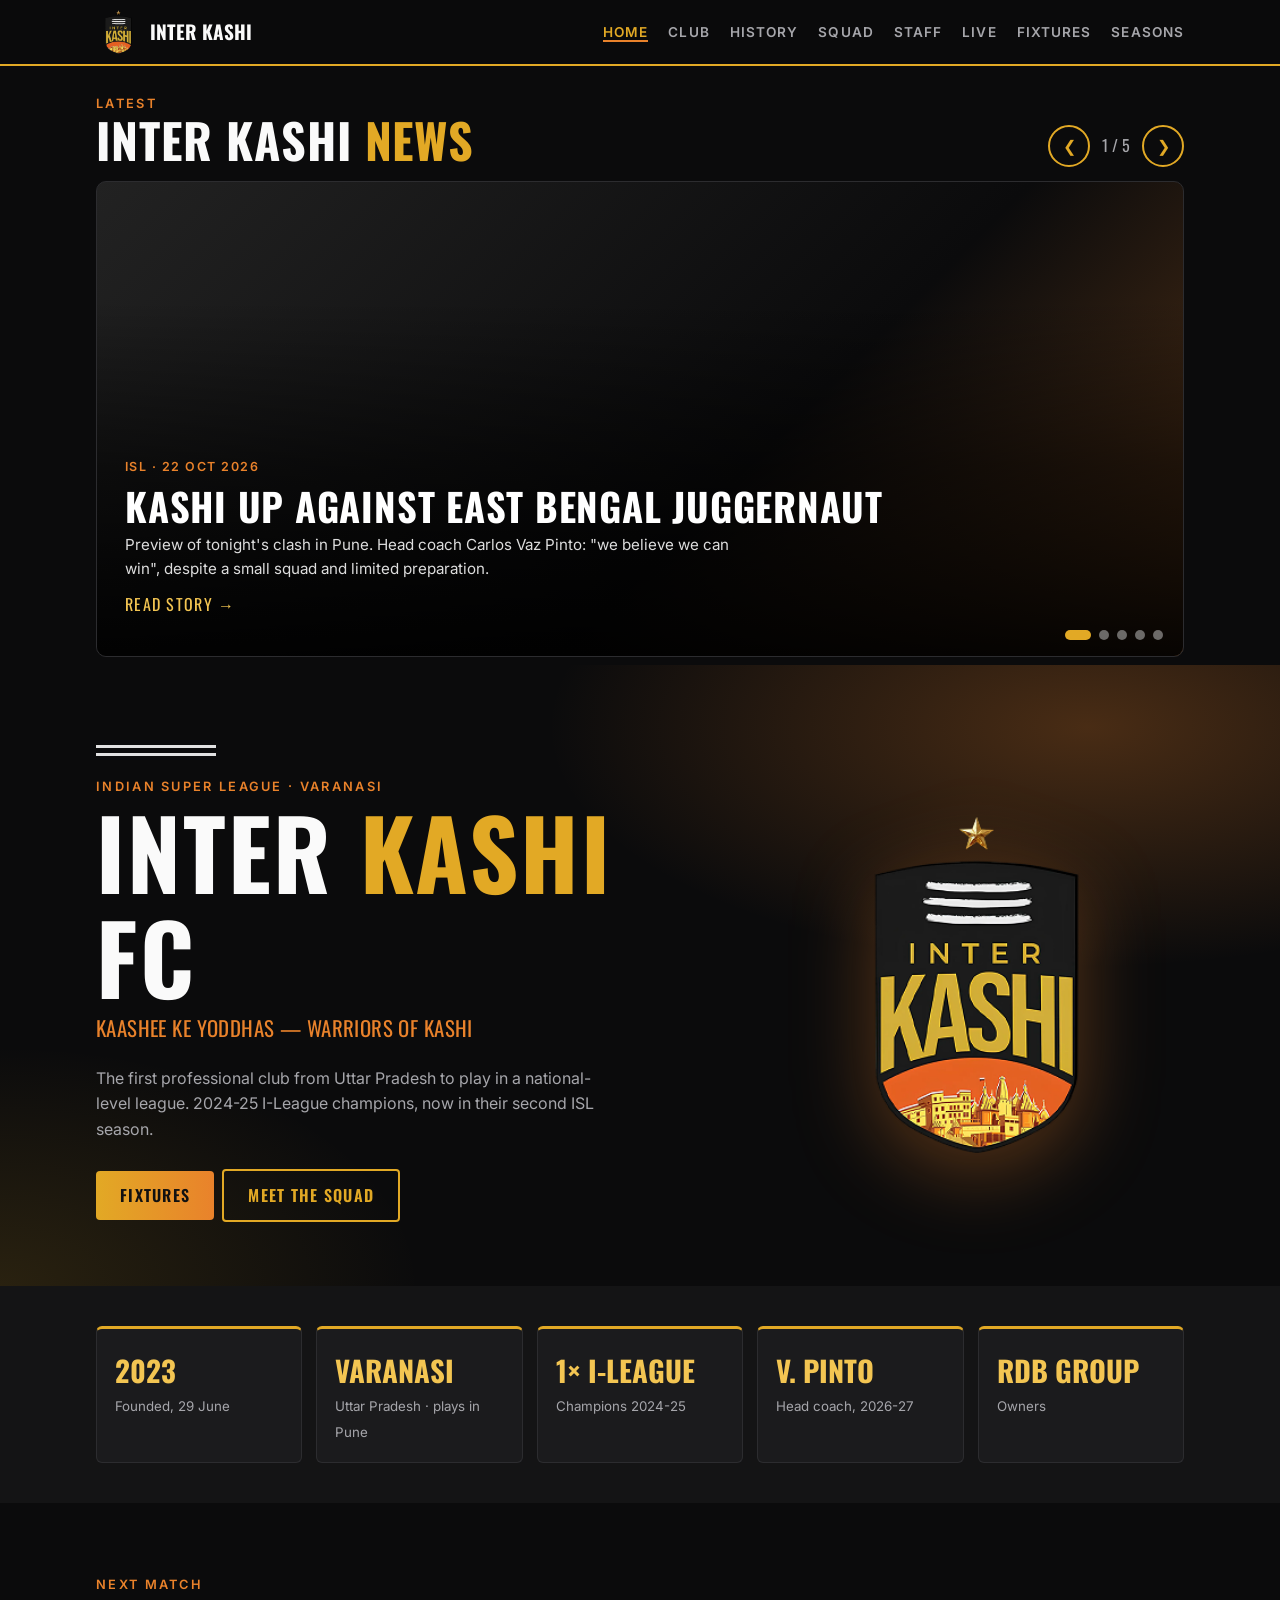
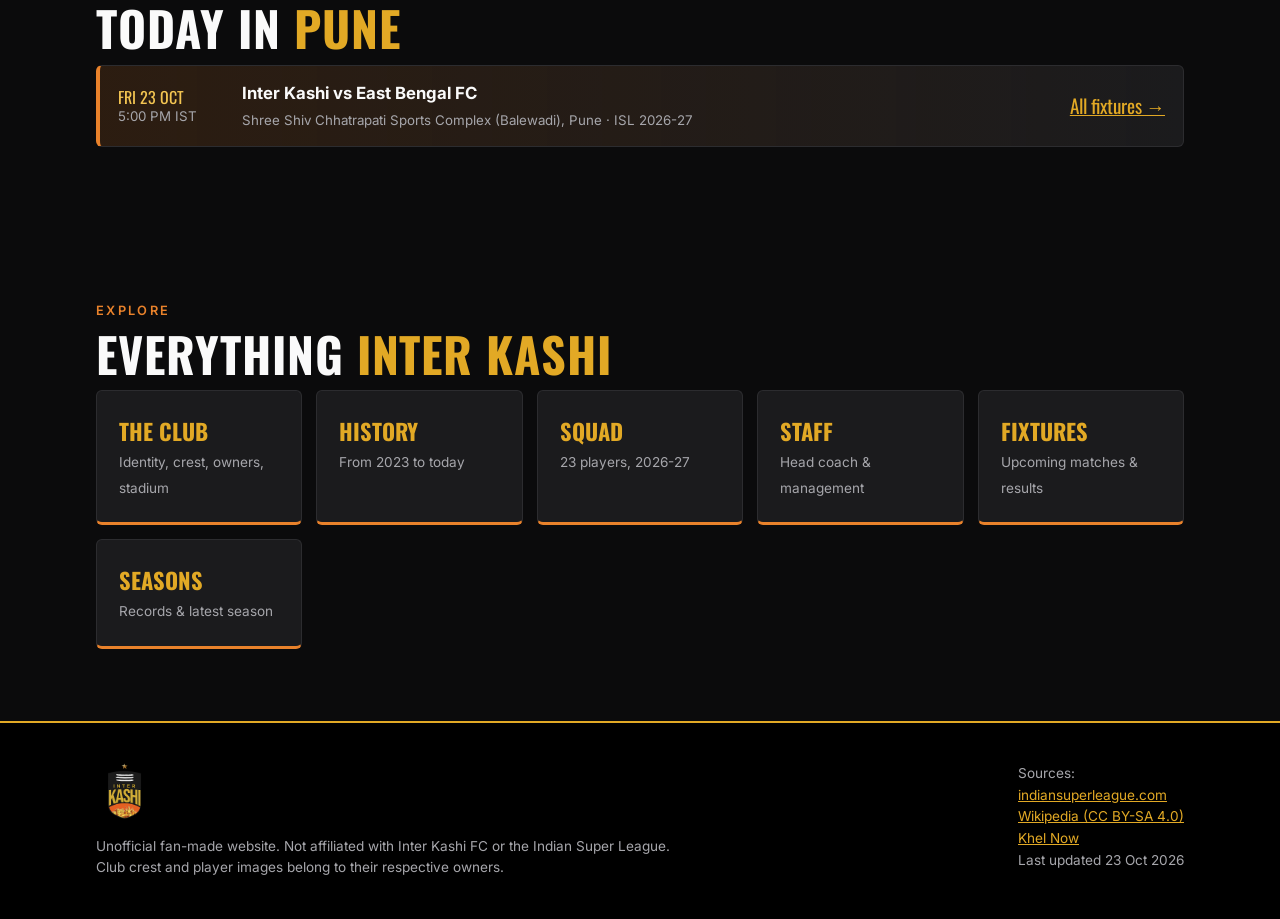
<file: index.html>
<!doctype html>
<html lang="en"><head><meta charset="utf-8">
<meta name="viewport" content="width=device-width, initial-scale=1">
<title>Kaashee ke Yoddhas | Inter Kashi FC</title>
<meta name="description" content="Unofficial fan site for Inter Kashi FC, the Varanasi-based Indian Super League club.">
<link rel="icon" href="assets/logo.png">
<link rel="preconnect" href="https://fonts.googleapis.com">
<link href="https://fonts.googleapis.com/css2?family=Oswald:wght@500;600;700&family=Inter:wght@400;500;600&display=swap" rel="stylesheet">
<link rel="stylesheet" href="assets/style.css">
</head><body>
<nav><div class="wrap">
<a class="brand" href="index.html"><img src="assets/logo.png" alt="Inter Kashi FC crest">Inter Kashi</a>
<ul class="links"><li><a href="index.html" class=cur>Home</a></li><li><a href="club.html">Club</a></li><li><a href="history.html">History</a></li><li><a href="squad.html">Squad</a></li><li><a href="staff.html">Staff</a></li><li><a href="live.html">Live</a></li><li><a href="fixtures.html">Fixtures</a></li><li><a href="seasons.html">Seasons</a></li></ul></div></nav>
<section class="newsbar"><div class="wrap">
<div class="nbhead"><div><div class="eyebrow">Latest</div><h2 style="margin:0">Inter Kashi <span>news</span></h2></div>
<div class="ctrl"><button id="prev" aria-label="Previous news">&#10094;</button><span id="count">1 / 5</span><button id="next" aria-label="Next news">&#10095;</button></div></div>
<div class="carousel" id="car"><a class="slide on" href="news-east-bengal-preview.html"><img src="https://www.indiansuperleague.com/static-assets/waf-images/2c/7c/e0/16-9/ot0p9T7Qmj.jpg" alt="" referrerpolicy="no-referrer" onerror="this.remove()"><div class="cap"><span class="src">ISL &middot; 22 OCT 2026</span><h2>Kashi up against East Bengal juggernaut</h2><p>Preview of tonight's clash in Pune. Head coach Carlos Vaz Pinto: "we believe we can win", despite a small squad and limited preparation.</p><span class="rd">Read story &rarr;</span></div></a><a class="slide" href="news-odisha-report.html"><img src="https://www.indiansuperleague.com/static-assets/waf-images/d6/ef/b6/16-9/3qwlzgHMJX.jpg" alt="" referrerpolicy="no-referrer" onerror="this.remove()"><div class="cap"><span class="src">ISL &middot; 17 OCT 2026</span><h2>Thoi Singh's late equaliser earns Inter Kashi a point against Odisha FC</h2><p>Odisha led through a 56th-minute own goal; Thoi Singh levelled in the 89th minute for a 1-1 draw.</p><span class="rd">Read story &rarr;</span></div></a><a class="slide" href="news-odisha-preview.html"><img src="https://www.indiansuperleague.com/static-assets/waf-images/f1/e8/b3/16-9/x2hdsy88LS.JPG" alt="" referrerpolicy="no-referrer" onerror="this.remove()"><div class="cap"><span class="src">ISL &middot; 16 OCT 2026</span><h2>Inter Kashi, Odisha FC seek first points after opening defeats</h2><p>Both sides came into matchday 2 pointless after losing their openers.</p><span class="rd">Read story &rarr;</span></div></a><a class="slide" href="news-squad-2026-27.html"><img src="https://assets.khelnow.com/news/uploads/2026/10/ikf-sq.jpg" alt="" referrerpolicy="no-referrer" onerror="this.remove()"><div class="cap"><span class="src">Khel Now &middot; 11 OCT 2026</span><h2>Inter Kashi complete squad for ISL 2026-27</h2><p>An all-Indian, 22-man registered squad under Portuguese coach Carlos Vaz Pinto.</p><span class="rd">Read story &rarr;</span></div></a><a class="slide" href="news-opening-defeat.html"><img src="https://assets.thehansindia.com/h-upload/2026/10/16/1714220-isl.jpg" alt="" referrerpolicy="no-referrer" onerror="this.remove()"><div class="cap"><span class="src">The Hans India &middot; 11 OCT 2026</span><h2>ISL 2026-27: Inter Kashi, Odisha FC eye first points after opening defeat</h2><p>Inter Kashi opened the season with a 0-2 defeat to Kerala Blasters.</p><span class="rd">Read story &rarr;</span></div></a><div class="dots"><button class="dot on" aria-label="News 1"></button><button class="dot" aria-label="News 2"></button><button class="dot" aria-label="News 3"></button><button class="dot" aria-label="News 4"></button><button class="dot" aria-label="News 5"></button></div></div></div></section><header class="hero"><div class="wrap"><div>
<div class="stripes"></div><div class="eyebrow">Indian Super League &middot; Varanasi</div>
<h1>Inter <em>Kashi</em> FC</h1>
<p class="display" style="font-size:1.3rem;color:var(--orange);margin-top:8px">Kaashee ke Yoddhas &mdash; Warriors of Kashi</p>
<p>The first professional club from Uttar Pradesh to play in a national-level league. 2024-25 I-League champions, now in their second ISL season.</p>
<a class="btn primary" href="fixtures.html">Fixtures</a><a class="btn ghost" href="squad.html">Meet the squad</a>
</div><img src="assets/logo.png" alt="Inter Kashi FC crest"></div></header>

<section class="alt" style="padding:40px 0"><div class="wrap facts">
<div class="fact"><b>2023</b><small>Founded, 29 June</small></div>
<div class="fact"><b>Varanasi</b><small>Uttar Pradesh &middot; plays in Pune</small></div>
<div class="fact"><b>1&times; I-League</b><small>Champions 2024-25</small></div>
<div class="fact"><b>V. Pinto</b><small>Head coach, 2026-27</small></div>
<div class="fact"><b>RDB Group</b><small>Owners</small></div></div></section>

<section><div class="wrap"><div class="eyebrow">Next match</div><h2>Today in <span>Pune</span></h2>
<div class="fx next"><div class="d">Fri 23 Oct<small>5:00 PM IST</small></div>
<div class="t"><b>Inter Kashi vs East Bengal FC</b><small>Shree Shiv Chhatrapati Sports Complex (Balewadi), Pune &middot; ISL 2026-27</small></div>
<div class="k"><a href="fixtures.html" style="color:var(--gold)">All fixtures &rarr;</a></div></div></div></section>

<section><div class="wrap"><div class="eyebrow">Explore</div><h2>Everything <span>Inter Kashi</span></h2>
<div class="nav-cards"><a href="club.html"><b>The Club</b><span>Identity, crest, owners, stadium</span></a><a href="history.html"><b>History</b><span>From 2023 to today</span></a><a href="squad.html"><b>Squad</b><span>23 players, 2026-27</span></a><a href="staff.html"><b>Staff</b><span>Head coach & management</span></a><a href="fixtures.html"><b>Fixtures</b><span>Upcoming matches & results</span></a><a href="seasons.html"><b>Seasons</b><span>Records & latest season</span></a></div></div></section>
<footer><div class="wrap">
<div><img src="assets/logo.png" alt="" style="height:56px;margin-bottom:10px"><br>
Unofficial fan-made website. Not affiliated with Inter Kashi FC or the Indian Super League.<br>
Club crest and player images belong to their respective owners.</div>
<div>Sources:<br>
<a href="https://www.indiansuperleague.com/clubs/2354-inter-kashi-profile">indiansuperleague.com</a><br>
<a href="https://en.wikipedia.org/wiki/Inter_Kashi_FC">Wikipedia (CC BY-SA 4.0)</a><br>
<a href="https://khelnow.com/football/indian-football-isl-2026-27-inter-kashi-fixtures">Khel Now</a><br>
Last updated 23 Oct 2026</div>
</div></footer><script>
(function(){const s=[...document.querySelectorAll('#car .slide')],d=[...document.querySelectorAll('#car .dot')],c=document.getElementById('count');let i=0,t;
function go(n){i=(n+s.length)%s.length;s.forEach((x,k)=>x.classList.toggle('on',k===i));d.forEach((x,k)=>x.classList.toggle('on',k===i));c.textContent=(i+1)+' / '+s.length}
function auto(){clearInterval(t);t=setInterval(()=>go(i+1),7000)}
document.getElementById('next').onclick=()=>{go(i+1);auto()};document.getElementById('prev').onclick=()=>{go(i-1);auto()};
d.forEach((x,k)=>x.onclick=()=>{go(k);auto()});
document.addEventListener('keydown',e=>{if(e.key==='ArrowRight'){go(i+1);auto()}if(e.key==='ArrowLeft'){go(i-1);auto()}});
let x0=null;const car=document.getElementById('car');car.addEventListener('touchstart',e=>x0=e.touches[0].clientX,{passive:true});
car.addEventListener('touchend',e=>{if(x0===null)return;const dx=e.changedTouches[0].clientX-x0;if(Math.abs(dx)>40){go(i+(dx<0?1:-1));auto()}x0=null});
auto();})();
</script></body></html>
</file>
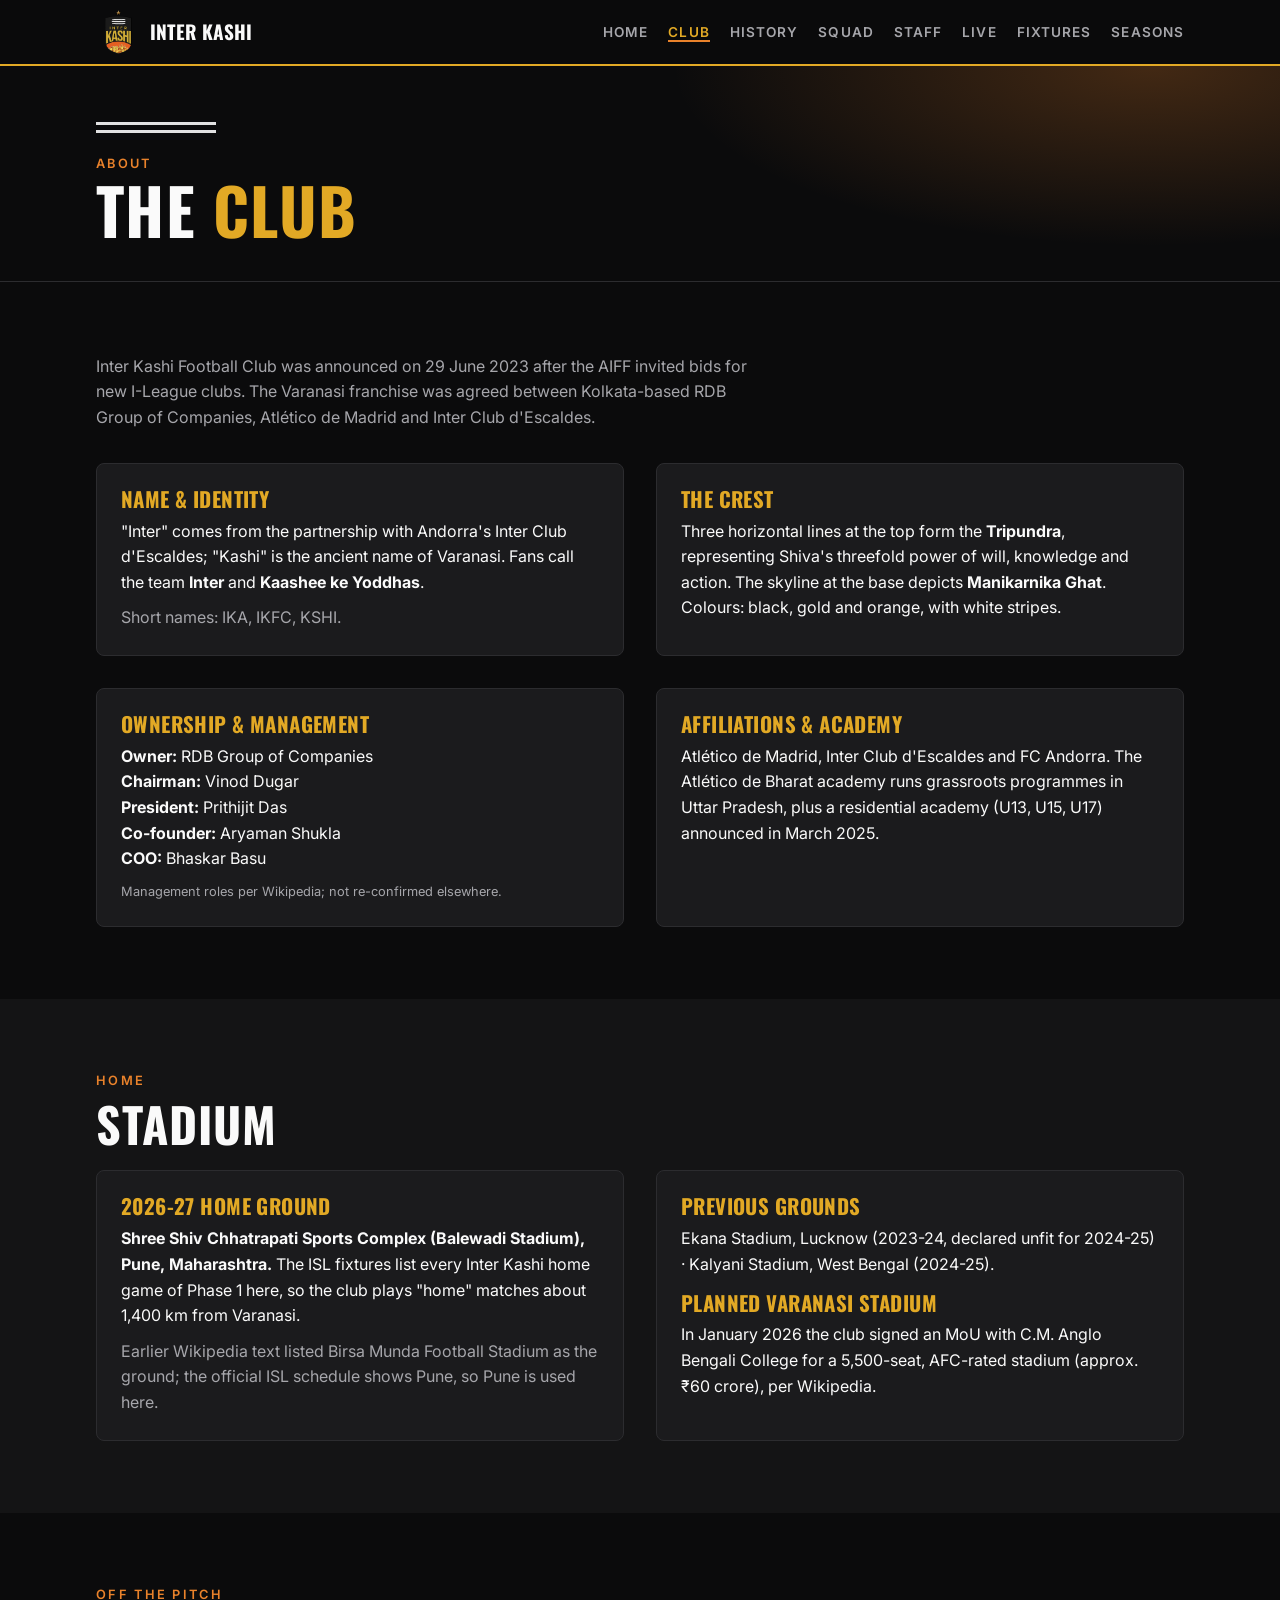
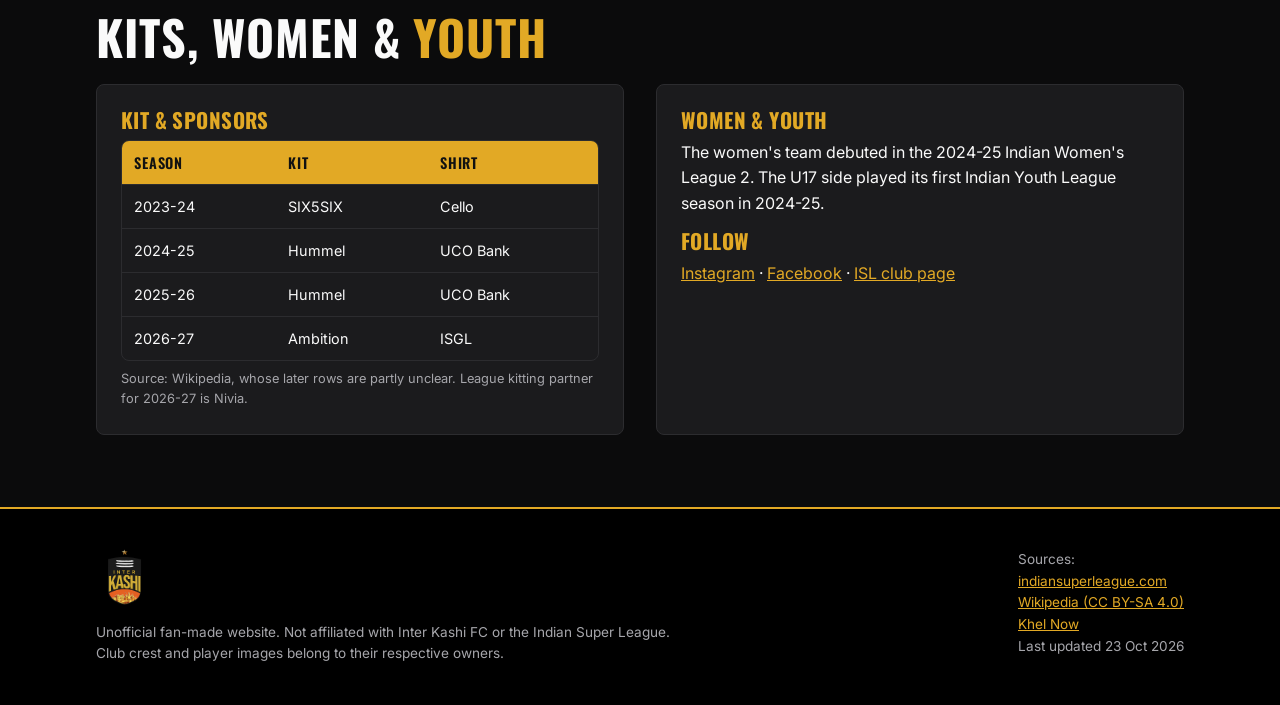
<file: club.html>
<!doctype html>
<html lang="en"><head><meta charset="utf-8">
<meta name="viewport" content="width=device-width, initial-scale=1">
<title>The Club | Inter Kashi FC</title>
<meta name="description" content="Unofficial fan site for Inter Kashi FC, the Varanasi-based Indian Super League club.">
<link rel="icon" href="assets/logo.png">
<link rel="preconnect" href="https://fonts.googleapis.com">
<link href="https://fonts.googleapis.com/css2?family=Oswald:wght@500;600;700&family=Inter:wght@400;500;600&display=swap" rel="stylesheet">
<link rel="stylesheet" href="assets/style.css">
</head><body>
<nav><div class="wrap">
<a class="brand" href="index.html"><img src="assets/logo.png" alt="Inter Kashi FC crest">Inter Kashi</a>
<ul class="links"><li><a href="index.html">Home</a></li><li><a href="club.html" class=cur>Club</a></li><li><a href="history.html">History</a></li><li><a href="squad.html">Squad</a></li><li><a href="staff.html">Staff</a></li><li><a href="live.html">Live</a></li><li><a href="fixtures.html">Fixtures</a></li><li><a href="seasons.html">Seasons</a></li></ul></div></nav>
<header class="pagehead"><div class="wrap"><div class="stripes"></div><div class="eyebrow">About</div><h1>The <em>Club</em></h1></div></header>
<section><div class="wrap">
<p class="lead">Inter Kashi Football Club was announced on 29 June 2023 after the AIFF invited bids for new I-League clubs. The Varanasi franchise was agreed between Kolkata-based RDB Group of Companies, Atl&eacute;tico de Madrid and Inter Club d'Escaldes.</p>
<div class="two">
<div class="card"><h3>Name &amp; identity</h3><p>"Inter" comes from the partnership with Andorra's Inter Club d'Escaldes; "Kashi" is the ancient name of Varanasi. Fans call the team <b>Inter</b> and <b>Kaashee ke Yoddhas</b>.</p><p class="muted">Short names: IKA, IKFC, KSHI.</p></div>
<div class="card"><h3>The crest</h3><p>Three horizontal lines at the top form the <b>Tripundra</b>, representing Shiva's threefold power of will, knowledge and action. The skyline at the base depicts <b>Manikarnika Ghat</b>. Colours: black, gold and orange, with white stripes.</p></div>
<div class="card"><h3>Ownership &amp; management</h3><p><b>Owner:</b> RDB Group of Companies<br><b>Chairman:</b> Vinod Dugar<br><b>President:</b> Prithijit Das<br><b>Co-founder:</b> Aryaman Shukla<br><b>COO:</b> Bhaskar Basu</p><p class="muted" style="font-size:.8rem">Management roles per Wikipedia; not re-confirmed elsewhere.</p></div>
<div class="card"><h3>Affiliations &amp; academy</h3><p>Atl&eacute;tico de Madrid, Inter Club d'Escaldes and FC Andorra. The Atl&eacute;tico de Bharat academy runs grassroots programmes in Uttar Pradesh, plus a residential academy (U13, U15, U17) announced in March 2025.</p></div>
</div></div></section>

<section class="alt"><div class="wrap"><div class="eyebrow">Home</div><h2>Stadium</h2>
<div class="two" style="margin-top:20px">
<div class="card"><h3>2026-27 home ground</h3>
<p><b>Shree Shiv Chhatrapati Sports Complex (Balewadi Stadium), Pune, Maharashtra.</b> The ISL fixtures list every Inter Kashi home game of Phase 1 here, so the club plays "home" matches about 1,400 km from Varanasi.</p>
<p class="muted">Earlier Wikipedia text listed Birsa Munda Football Stadium as the ground; the official ISL schedule shows Pune, so Pune is used here.</p></div>
<div class="card"><h3>Previous grounds</h3>
<p>Ekana Stadium, Lucknow (2023-24, declared unfit for 2024-25) &middot; Kalyani Stadium, West Bengal (2024-25).</p>
<h3 style="margin-top:14px">Planned Varanasi stadium</h3>
<p>In January 2026 the club signed an MoU with C.M. Anglo Bengali College for a 5,500-seat, AFC-rated stadium (approx. &#8377;60 crore), per Wikipedia.</p></div>
</div></div></section>

<section><div class="wrap"><div class="eyebrow">Off the pitch</div><h2>Kits, women &amp; <span>youth</span></h2>
<div class="two" style="margin-top:20px">
<div class="card"><h3>Kit &amp; sponsors</h3><div class="tw"><table style="min-width:0"><tr><th>Season</th><th>Kit</th><th>Shirt</th></tr>
<tr><td>2023-24</td><td>SIX5SIX</td><td>Cello</td></tr><tr><td>2024-25</td><td>Hummel</td><td>UCO Bank</td></tr>
<tr><td>2025-26</td><td>Hummel</td><td>UCO Bank</td></tr><tr><td>2026-27</td><td>Ambition</td><td>ISGL</td></tr></table></div>
<p class="muted" style="margin-top:8px;font-size:.8rem">Source: Wikipedia, whose later rows are partly unclear. League kitting partner for 2026-27 is Nivia.</p></div>
<div class="card"><h3>Women &amp; youth</h3><p>The women's team debuted in the 2024-25 Indian Women's League 2. The U17 side played its first Indian Youth League season in 2024-25.</p>
<h3 style="margin-top:14px">Follow</h3>
<p><a href="https://www.instagram.com/interkashi" target="_blank" rel="noopener" style="color:var(--gold)">Instagram</a> &middot; <a href="https://www.facebook.com/InterKashi/" target="_blank" rel="noopener" style="color:var(--gold)">Facebook</a> &middot; <a href="https://www.indiansuperleague.com/clubs/2354-inter-kashi-profile" target="_blank" rel="noopener" style="color:var(--gold)">ISL club page</a></p></div>
</div></div></section>
<footer><div class="wrap">
<div><img src="assets/logo.png" alt="" style="height:56px;margin-bottom:10px"><br>
Unofficial fan-made website. Not affiliated with Inter Kashi FC or the Indian Super League.<br>
Club crest and player images belong to their respective owners.</div>
<div>Sources:<br>
<a href="https://www.indiansuperleague.com/clubs/2354-inter-kashi-profile">indiansuperleague.com</a><br>
<a href="https://en.wikipedia.org/wiki/Inter_Kashi_FC">Wikipedia (CC BY-SA 4.0)</a><br>
<a href="https://khelnow.com/football/indian-football-isl-2026-27-inter-kashi-fixtures">Khel Now</a><br>
Last updated 23 Oct 2026</div>
</div></footer></body></html>
</file>
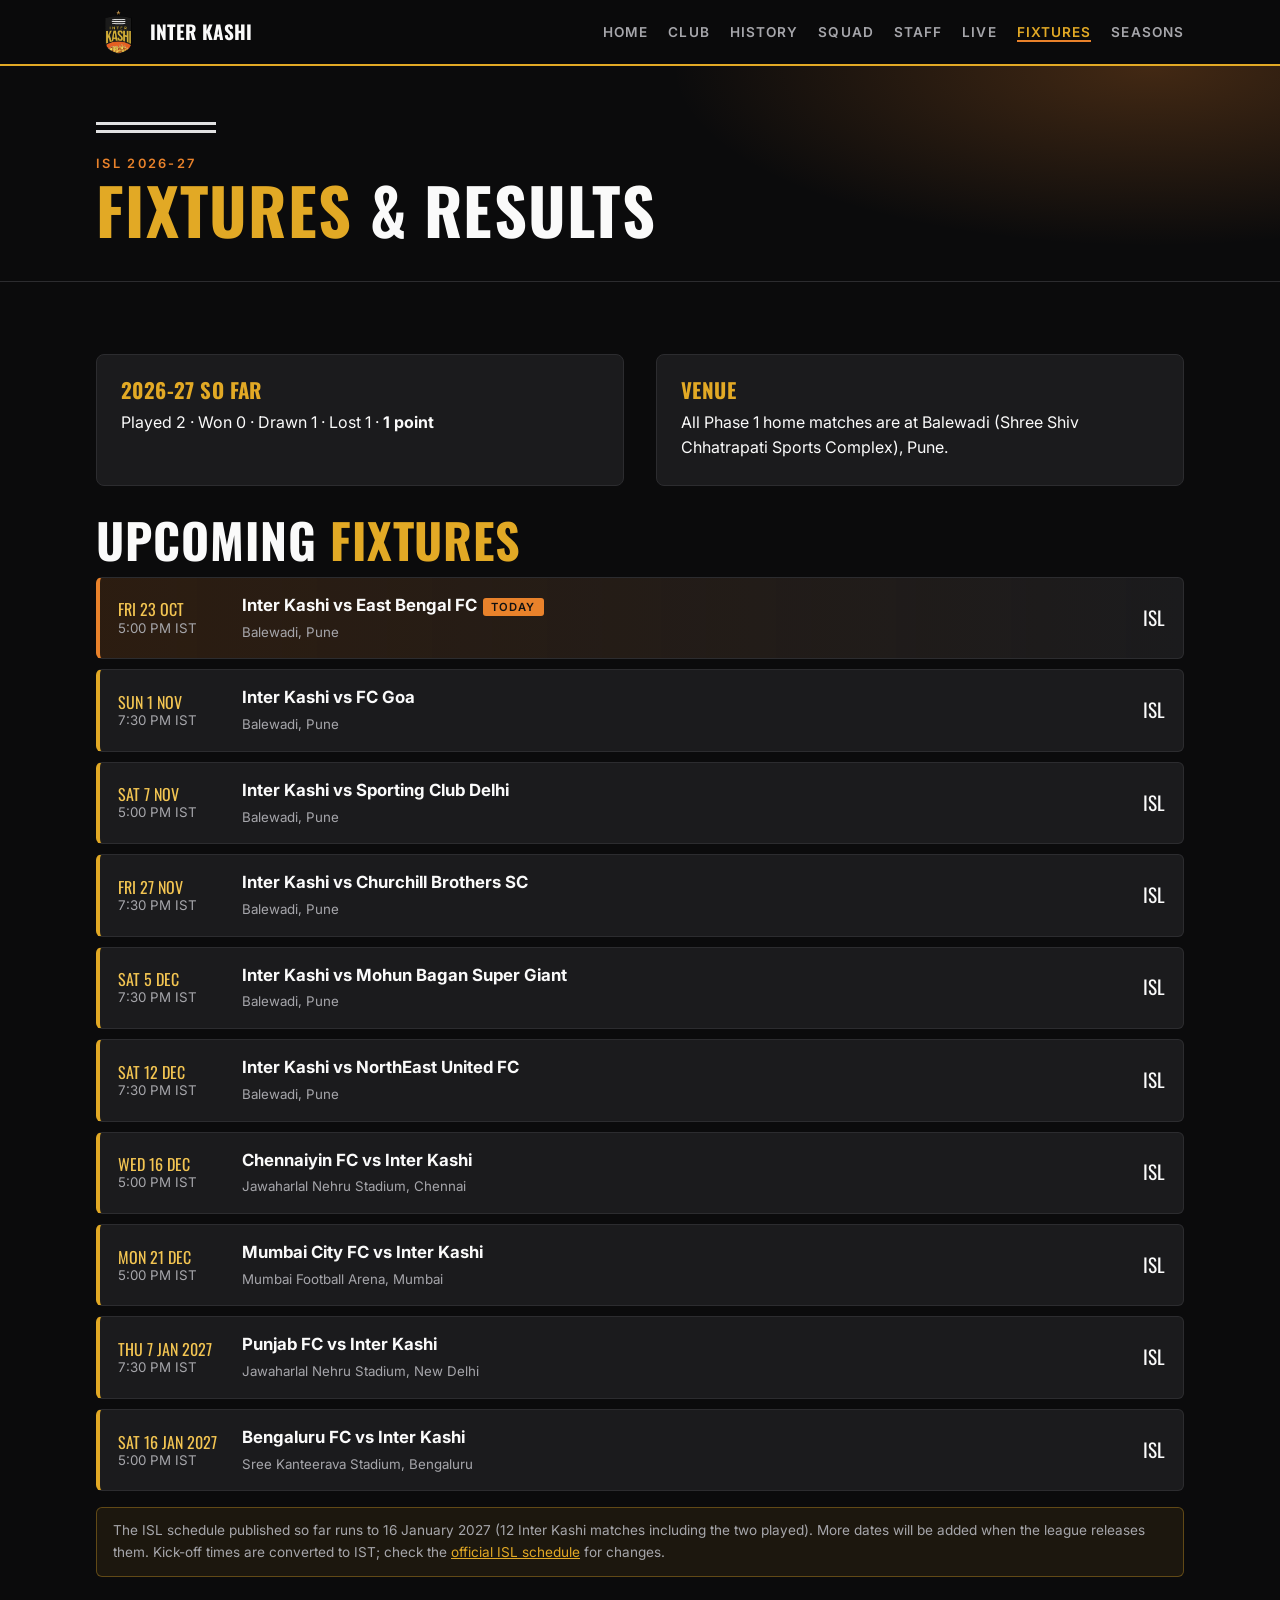
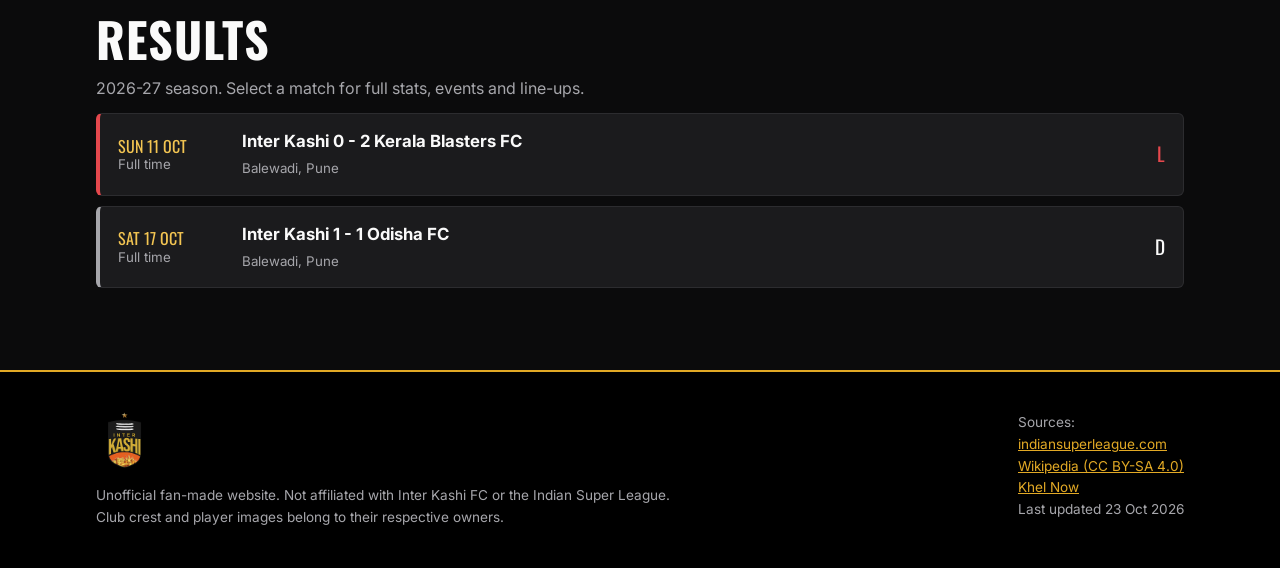
<file: fixtures.html>
<!doctype html>
<html lang="en"><head><meta charset="utf-8">
<meta name="viewport" content="width=device-width, initial-scale=1">
<title>Fixtures | Inter Kashi FC</title>
<meta name="description" content="Unofficial fan site for Inter Kashi FC, the Varanasi-based Indian Super League club.">
<link rel="icon" href="assets/logo.png">
<link rel="preconnect" href="https://fonts.googleapis.com">
<link href="https://fonts.googleapis.com/css2?family=Oswald:wght@500;600;700&family=Inter:wght@400;500;600&display=swap" rel="stylesheet">
<link rel="stylesheet" href="assets/style.css">
</head><body>
<nav><div class="wrap">
<a class="brand" href="index.html"><img src="assets/logo.png" alt="Inter Kashi FC crest">Inter Kashi</a>
<ul class="links"><li><a href="index.html">Home</a></li><li><a href="club.html">Club</a></li><li><a href="history.html">History</a></li><li><a href="squad.html">Squad</a></li><li><a href="staff.html">Staff</a></li><li><a href="live.html">Live</a></li><li><a href="fixtures.html" class=cur>Fixtures</a></li><li><a href="seasons.html">Seasons</a></li></ul></div></nav>
<header class="pagehead"><div class="wrap"><div class="stripes"></div><div class="eyebrow">ISL 2026-27</div><h1><em>Fixtures</em> &amp; Results</h1></div></header>
<section><div class="wrap">
<div class="two" style="margin-bottom:28px">
<div class="card"><h3>2026-27 so far</h3><p>Played 2 &middot; Won 0 &middot; Drawn 1 &middot; Lost 1 &middot; <b>1 point</b></p></div>
<div class="card"><h3>Venue</h3><p>All Phase 1 home matches are at Balewadi (Shree Shiv Chhatrapati Sports Complex), Pune.</p></div></div>
<h2>Upcoming <span>fixtures</span></h2><div class="fx next"><div class="d">Fri 23 Oct<small>5:00 PM IST</small></div><div class="t"><b>Inter Kashi vs East Bengal FC<span class="tag">Today</span></b><small>Balewadi, Pune</small></div><div class="k">ISL</div></div><div class="fx"><div class="d">Sun 1 Nov<small>7:30 PM IST</small></div><div class="t"><b>Inter Kashi vs FC Goa</b><small>Balewadi, Pune</small></div><div class="k">ISL</div></div><div class="fx"><div class="d">Sat 7 Nov<small>5:00 PM IST</small></div><div class="t"><b>Inter Kashi vs Sporting Club Delhi</b><small>Balewadi, Pune</small></div><div class="k">ISL</div></div><div class="fx"><div class="d">Fri 27 Nov<small>7:30 PM IST</small></div><div class="t"><b>Inter Kashi vs Churchill Brothers SC</b><small>Balewadi, Pune</small></div><div class="k">ISL</div></div><div class="fx"><div class="d">Sat 5 Dec<small>7:30 PM IST</small></div><div class="t"><b>Inter Kashi vs Mohun Bagan Super Giant</b><small>Balewadi, Pune</small></div><div class="k">ISL</div></div><div class="fx"><div class="d">Sat 12 Dec<small>7:30 PM IST</small></div><div class="t"><b>Inter Kashi vs NorthEast United FC</b><small>Balewadi, Pune</small></div><div class="k">ISL</div></div><div class="fx"><div class="d">Wed 16 Dec<small>5:00 PM IST</small></div><div class="t"><b>Chennaiyin FC vs Inter Kashi</b><small>Jawaharlal Nehru Stadium, Chennai</small></div><div class="k">ISL</div></div><div class="fx"><div class="d">Mon 21 Dec<small>5:00 PM IST</small></div><div class="t"><b>Mumbai City FC vs Inter Kashi</b><small>Mumbai Football Arena, Mumbai</small></div><div class="k">ISL</div></div><div class="fx"><div class="d">Thu 7 Jan 2027<small>7:30 PM IST</small></div><div class="t"><b>Punjab FC vs Inter Kashi</b><small>Jawaharlal Nehru Stadium, New Delhi</small></div><div class="k">ISL</div></div><div class="fx"><div class="d">Sat 16 Jan 2027<small>5:00 PM IST</small></div><div class="t"><b>Bengaluru FC vs Inter Kashi</b><small>Sree Kanteerava Stadium, Bengaluru</small></div><div class="k">ISL</div></div>
<div class="note">The ISL schedule published so far runs to 16 January 2027 (12 Inter Kashi matches including the two played). More dates will be added when the league releases them. Kick-off times are converted to IST; check the <a href="https://www.indiansuperleague.com/schedule-fixtures" style="color:var(--gold)">official ISL schedule</a> for changes.</div>
<h2 style="margin-top:36px">Results</h2><p class="muted" style="margin-bottom:12px">2026-27 season. Select a match for full stats, events and line-ups.</p><div id="res"><div class="fx L"><div class="d">Sun 11 Oct<small>Full time</small></div><div class="t"><b>Inter Kashi 0 - 2 Kerala Blasters FC</b><small>Balewadi, Pune</small></div><div class="k">L</div></div><div class="fx D"><div class="d">Sat 17 Oct<small>Full time</small></div><div class="t"><b>Inter Kashi 1 - 1 Odisha FC</b><small>Balewadi, Pune</small></div><div class="k">D</div></div></div>
</div></section>
<footer><div class="wrap">
<div><img src="assets/logo.png" alt="" style="height:56px;margin-bottom:10px"><br>
Unofficial fan-made website. Not affiliated with Inter Kashi FC or the Indian Super League.<br>
Club crest and player images belong to their respective owners.</div>
<div>Sources:<br>
<a href="https://www.indiansuperleague.com/clubs/2354-inter-kashi-profile">indiansuperleague.com</a><br>
<a href="https://en.wikipedia.org/wiki/Inter_Kashi_FC">Wikipedia (CC BY-SA 4.0)</a><br>
<a href="https://khelnow.com/football/indian-football-isl-2026-27-inter-kashi-fixtures">Khel Now</a><br>
Last updated 23 Oct 2026</div>
</div></footer><script src="assets/results.js"></script><script>loadResults("res","")</script></body></html>
</file>
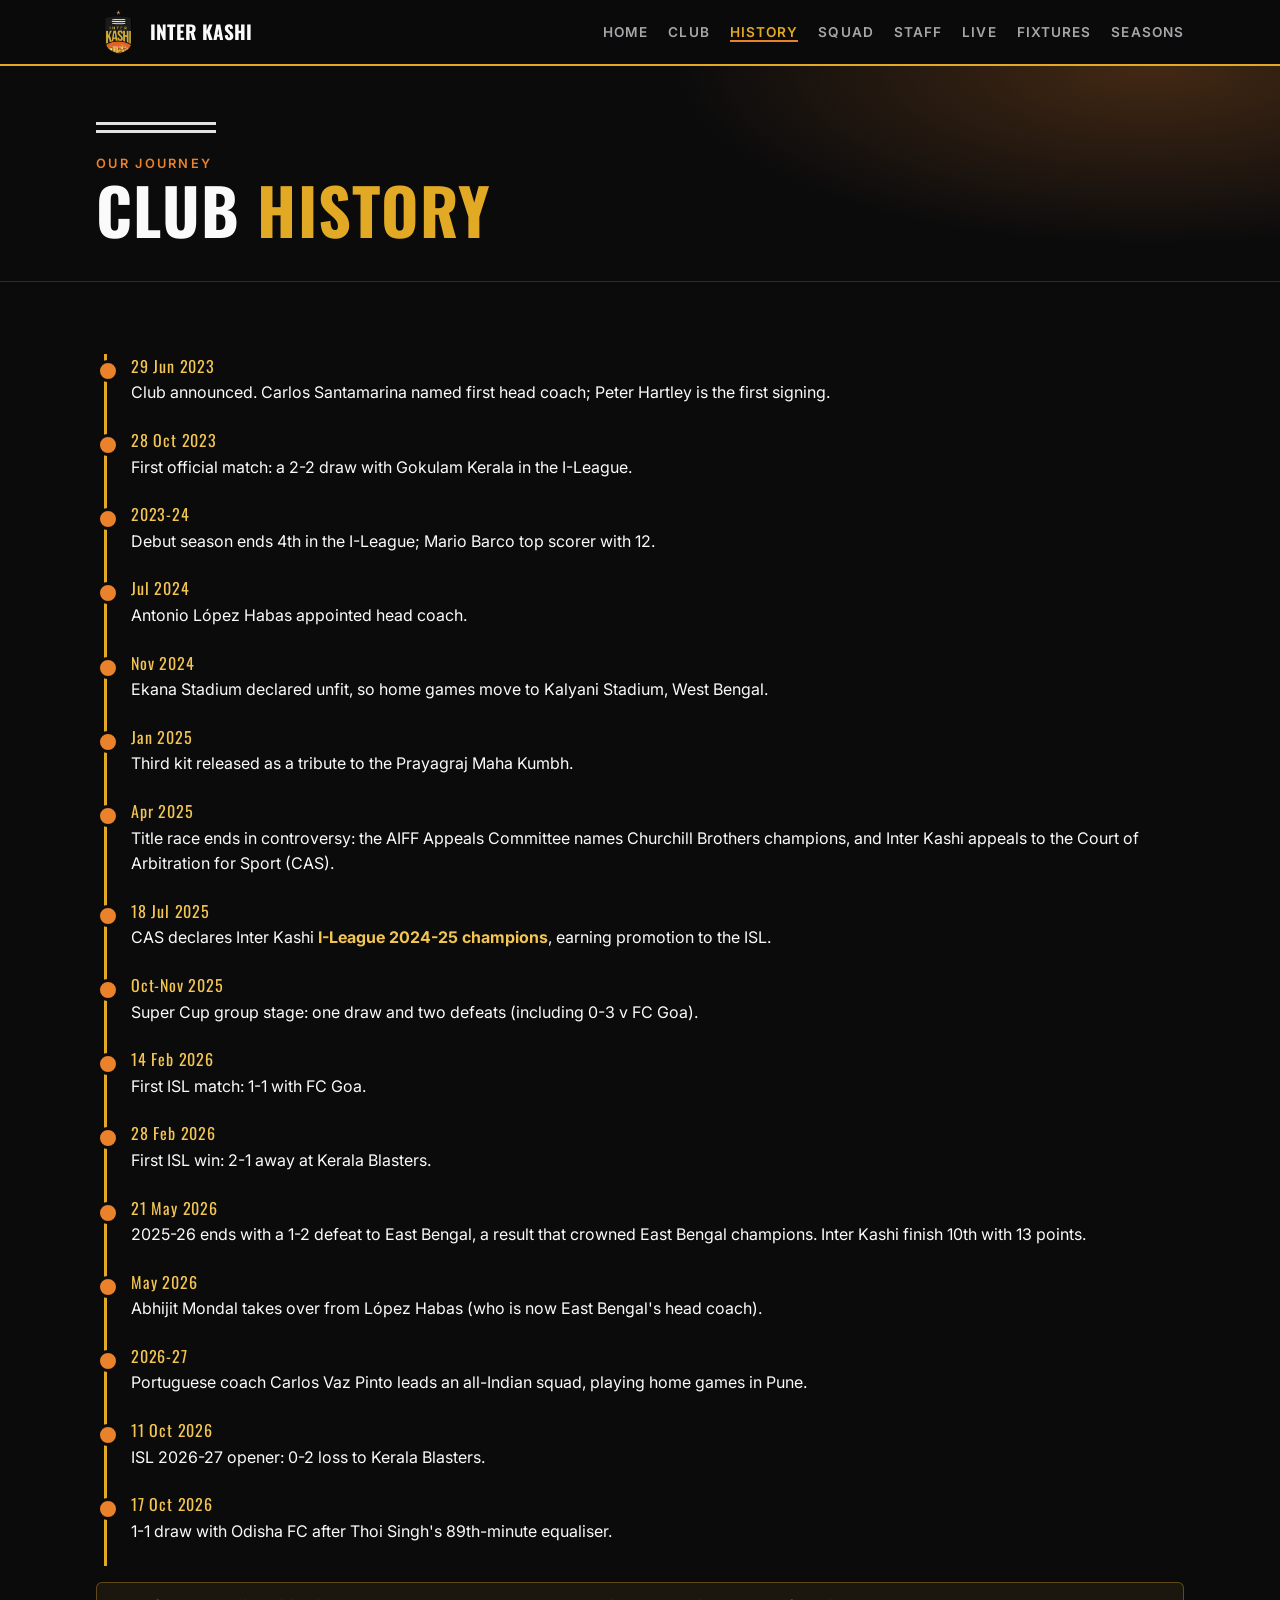
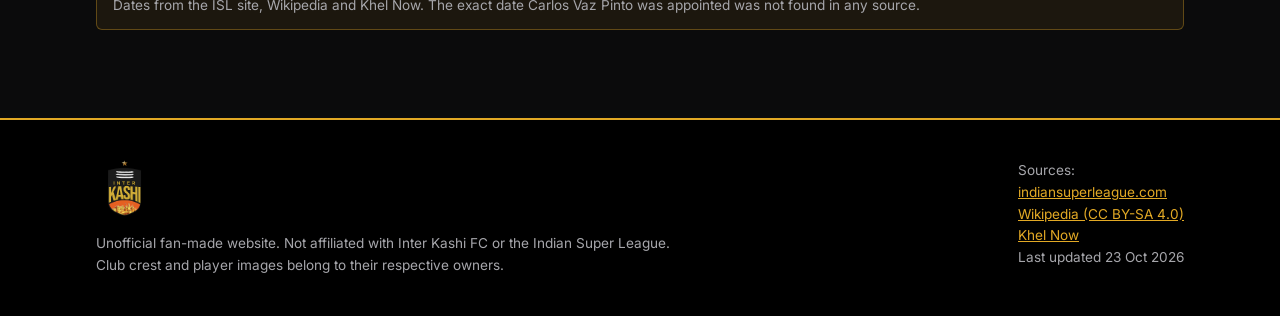
<file: history.html>
<!doctype html>
<html lang="en"><head><meta charset="utf-8">
<meta name="viewport" content="width=device-width, initial-scale=1">
<title>History | Inter Kashi FC</title>
<meta name="description" content="Unofficial fan site for Inter Kashi FC, the Varanasi-based Indian Super League club.">
<link rel="icon" href="assets/logo.png">
<link rel="preconnect" href="https://fonts.googleapis.com">
<link href="https://fonts.googleapis.com/css2?family=Oswald:wght@500;600;700&family=Inter:wght@400;500;600&display=swap" rel="stylesheet">
<link rel="stylesheet" href="assets/style.css">
</head><body>
<nav><div class="wrap">
<a class="brand" href="index.html"><img src="assets/logo.png" alt="Inter Kashi FC crest">Inter Kashi</a>
<ul class="links"><li><a href="index.html">Home</a></li><li><a href="club.html">Club</a></li><li><a href="history.html" class=cur>History</a></li><li><a href="squad.html">Squad</a></li><li><a href="staff.html">Staff</a></li><li><a href="live.html">Live</a></li><li><a href="fixtures.html">Fixtures</a></li><li><a href="seasons.html">Seasons</a></li></ul></div></nav>
<header class="pagehead"><div class="wrap"><div class="stripes"></div><div class="eyebrow">Our journey</div><h1>Club <em>History</em></h1></div></header>
<section><div class="wrap"><ul class="tl"><li><time>29 Jun 2023</time><br>Club announced. Carlos Santamarina named first head coach; Peter Hartley is the first signing.</li><li><time>28 Oct 2023</time><br>First official match: a 2-2 draw with Gokulam Kerala in the I-League.</li><li><time>2023-24</time><br>Debut season ends 4th in the I-League; Mario Barco top scorer with 12.</li><li><time>Jul 2024</time><br>Antonio L&oacute;pez Habas appointed head coach.</li><li><time>Nov 2024</time><br>Ekana Stadium declared unfit, so home games move to Kalyani Stadium, West Bengal.</li><li><time>Jan 2025</time><br>Third kit released as a tribute to the Prayagraj Maha Kumbh.</li><li><time>Apr 2025</time><br>Title race ends in controversy: the AIFF Appeals Committee names Churchill Brothers champions, and Inter Kashi appeals to the Court of Arbitration for Sport (CAS).</li><li><time>18 Jul 2025</time><br>CAS declares Inter Kashi <b style='color:var(--gold-2)'>I-League 2024-25 champions</b>, earning promotion to the ISL.</li><li><time>Oct-Nov 2025</time><br>Super Cup group stage: one draw and two defeats (including 0-3 v FC Goa).</li><li><time>14 Feb 2026</time><br>First ISL match: 1-1 with FC Goa.</li><li><time>28 Feb 2026</time><br>First ISL win: 2-1 away at Kerala Blasters.</li><li><time>21 May 2026</time><br>2025-26 ends with a 1-2 defeat to East Bengal, a result that crowned East Bengal champions. Inter Kashi finish 10th with 13 points.</li><li><time>May 2026</time><br>Abhijit Mondal takes over from L&oacute;pez Habas (who is now East Bengal's head coach).</li><li><time>2026-27</time><br>Portuguese coach Carlos Vaz Pinto leads an all-Indian squad, playing home games in Pune.</li><li><time>11 Oct 2026</time><br>ISL 2026-27 opener: 0-2 loss to Kerala Blasters.</li><li><time>17 Oct 2026</time><br>1-1 draw with Odisha FC after Thoi Singh's 89th-minute equaliser.</li></ul>
<div class="note">Dates from the ISL site, Wikipedia and Khel Now. The exact date Carlos Vaz Pinto was appointed was not found in any source.</div></div></section>
<footer><div class="wrap">
<div><img src="assets/logo.png" alt="" style="height:56px;margin-bottom:10px"><br>
Unofficial fan-made website. Not affiliated with Inter Kashi FC or the Indian Super League.<br>
Club crest and player images belong to their respective owners.</div>
<div>Sources:<br>
<a href="https://www.indiansuperleague.com/clubs/2354-inter-kashi-profile">indiansuperleague.com</a><br>
<a href="https://en.wikipedia.org/wiki/Inter_Kashi_FC">Wikipedia (CC BY-SA 4.0)</a><br>
<a href="https://khelnow.com/football/indian-football-isl-2026-27-inter-kashi-fixtures">Khel Now</a><br>
Last updated 23 Oct 2026</div>
</div></footer></body></html>
</file>
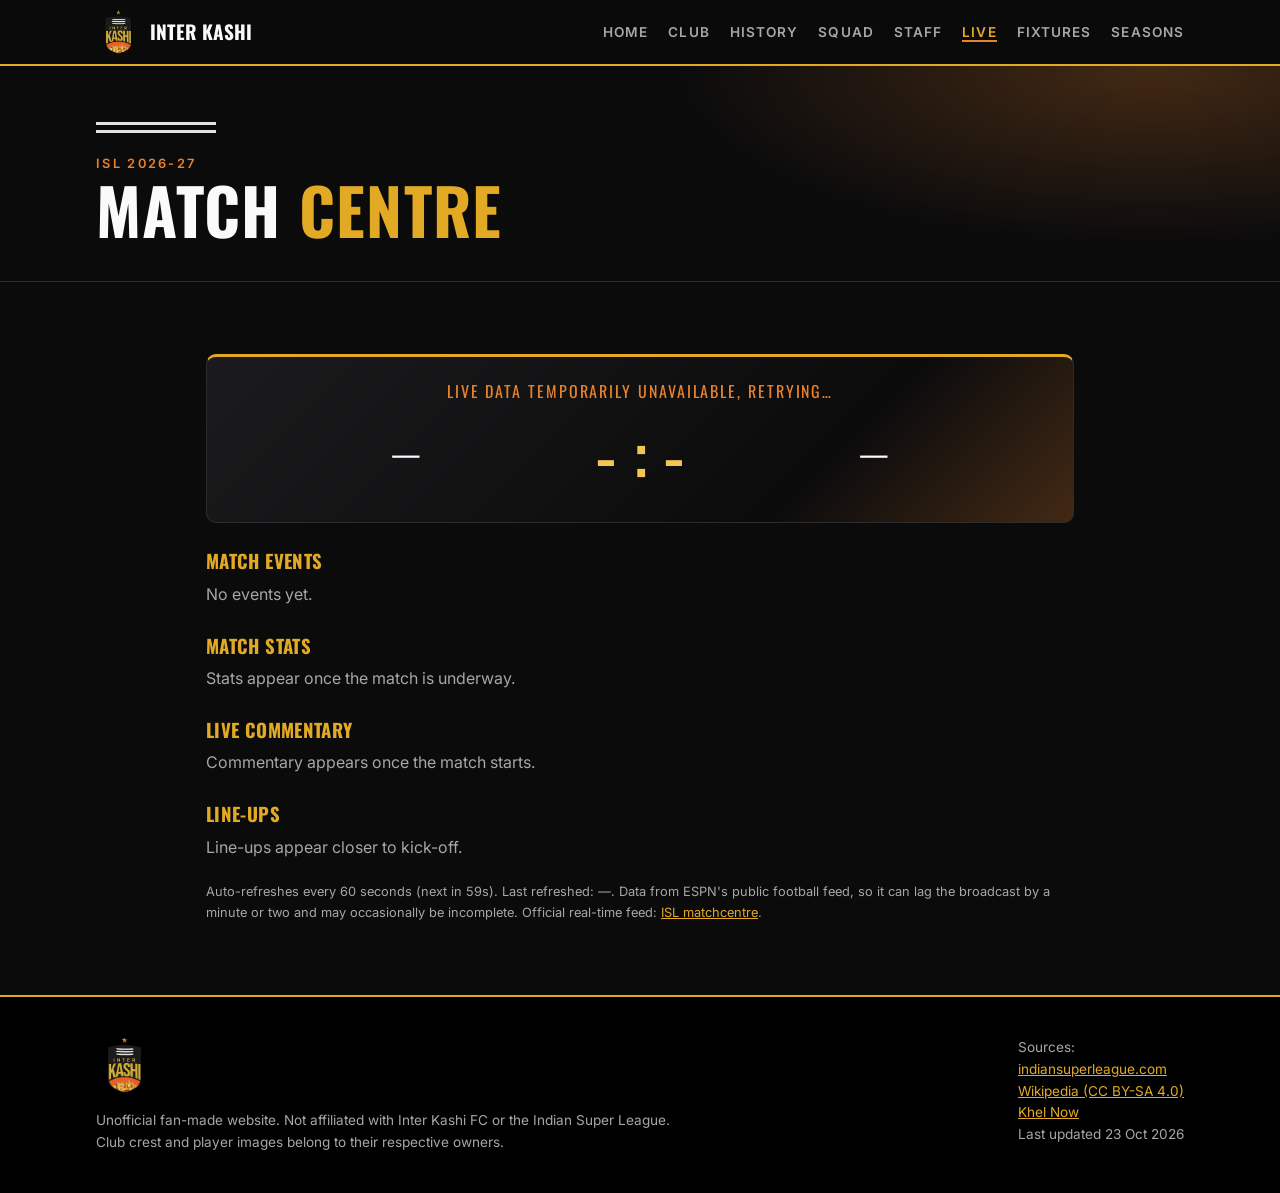
<file: live.html>
<!doctype html>
<html lang="en"><head><meta charset="utf-8">
<meta name="viewport" content="width=device-width, initial-scale=1">
<title>Live Match | Inter Kashi FC</title>
<meta name="description" content="Unofficial fan site for Inter Kashi FC, the Varanasi-based Indian Super League club.">
<link rel="icon" href="assets/logo.png">
<link rel="preconnect" href="https://fonts.googleapis.com">
<link href="https://fonts.googleapis.com/css2?family=Oswald:wght@500;600;700&family=Inter:wght@400;500;600&display=swap" rel="stylesheet">
<link rel="stylesheet" href="assets/style.css">
</head><body>
<nav><div class="wrap">
<a class="brand" href="index.html"><img src="assets/logo.png" alt="Inter Kashi FC crest">Inter Kashi</a>
<ul class="links"><li><a href="index.html">Home</a></li><li><a href="club.html">Club</a></li><li><a href="history.html">History</a></li><li><a href="squad.html">Squad</a></li><li><a href="staff.html">Staff</a></li><li><a href="live.html" class=cur>Live</a></li><li><a href="fixtures.html">Fixtures</a></li><li><a href="seasons.html">Seasons</a></li></ul></div></nav>
<header class="pagehead"><div class="wrap"><div class="stripes"></div><div class="eyebrow">ISL 2026-27</div><h1>Match <em>Centre</em></h1></div></header>
<section><div class="wrap" style="max-width:900px">
<a id="back" href="fixtures.html" style="display:none;color:var(--gold);margin-bottom:14px">&larr; All fixtures &amp; results</a>
<div class="sb"><div class="sbt" id="sbstat">Loading&hellip;</div>
<div class="sbm"><div class="tm" id="th">&mdash;</div><div class="sc" id="sc">- : -</div><div class="tm" id="ta">&mdash;</div></div>
<div class="sbv" id="sbv"></div></div>
<h3 class="lh">Match events</h3><div id="ev"><p class="muted">No events yet.</p></div>
<h3 class="lh">Match stats</h3><div id="st"><p class="muted">Stats appear once the match is underway.</p></div>
<h3 class="lh">Live commentary</h3><div id="cm"><p class="muted">Commentary appears once the match starts.</p></div>
<h3 class="lh">Line-ups</h3><div class="two" id="lu"><p class="muted">Line-ups appear closer to kick-off.</p></div>
<p class="muted" style="font-size:.8rem;margin-top:22px">Auto-refreshes every 60 seconds (next in <span id="cd">60</span>s). Last refreshed: <span id="upd">&mdash;</span>. Data from ESPN's public football feed, so it can lag the broadcast by a minute or two and may occasionally be incomplete. Official real-time feed: <a href="https://www.indiansuperleague.com/schedule-fixtures" target="_blank" rel="noopener" style="color:var(--gold)">ISL matchcentre</a>.</p>
</div></section>
<footer><div class="wrap">
<div><img src="assets/logo.png" alt="" style="height:56px;margin-bottom:10px"><br>
Unofficial fan-made website. Not affiliated with Inter Kashi FC or the Indian Super League.<br>
Club crest and player images belong to their respective owners.</div>
<div>Sources:<br>
<a href="https://www.indiansuperleague.com/clubs/2354-inter-kashi-profile">indiansuperleague.com</a><br>
<a href="https://en.wikipedia.org/wiki/Inter_Kashi_FC">Wikipedia (CC BY-SA 4.0)</a><br>
<a href="https://khelnow.com/football/indian-football-isl-2026-27-inter-kashi-fixtures">Khel Now</a><br>
Last updated 23 Oct 2026</div>
</div></footer><script>
const API='https://site.api.espn.com/apis/site/v2/sports/soccer/ind.1/',FALLBACK_ID='401925428',TEAM='Inter Kashi';
const $=id=>document.getElementById(id),esc=t=>String(t==null?'':t).replace(/[&<>"]/g,c=>({'&':'&amp;','<':'&lt;','>':'&gt;','"':'&quot;'}[c]));
const ICON={'goal':'&#9917;','own-goal':'&#9917;','penalty---scored':'&#9917;','yellow-card':'&#129000;','red-card':'&#128997;','substitution':'&#128257;','halftime':'&#9202;','end-regular-time':'&#127937;','kickoff':'&#9654;'};
const STATS=[['possessionPct','Possession %'],['totalShots','Shots'],['shotsOnTarget','On target'],['wonCorners','Corners'],['foulsCommitted','Fouls'],['offsides','Offsides'],['saves','Saves'],['accuratePasses','Passes (acc.)'],['yellowCards','Yellow cards'],['redCards','Red cards']];
let timer=null,left=60;
async function j(u){const r=await fetch(u+(u.includes('?')?'&':'?')+'_='+Date.now(),{cache:'no-store'});if(!r.ok)throw new Error(r.status);return r.json()}
async function findEvent(){try{const sb=await j(API+'scoreboard');const e=(sb.events||[]).find(e=>e.name.includes(TEAM));if(e)return e}catch(e){}return null}
function ordered(ev){const cs=ev.competitions[0].competitors;return [cs.find(c=>c.homeAway==='home')||cs[0],cs.find(c=>c.homeAway==='away')||cs[1]]}
function render(ev,sum){
  const c=ev.competitions[0],[h,a]=ordered(ev),st=ev.status,t=st.type;
  const live=t.state==='in';
  $('sbstat').textContent=(live?'LIVE · ':'')+t.description+(live&&st.displayClock?' · '+st.displayClock:'');
  $('th').textContent=h.team.displayName;$('ta').textContent=a.team.displayName;
  $('sc').textContent=t.state==='pre'?'vs':(h.score+' : '+a.score);
  $('sbv').textContent=(c.venue&&c.venue.fullName?c.venue.fullName+' · ':'')+new Date(ev.date).toLocaleString('en-IN',{timeZone:'Asia/Kolkata',weekday:'short',day:'numeric',month:'short',hour:'numeric',minute:'2-digit'})+' IST';
  const ke=(sum.keyEvents||[]);
  $('ev').innerHTML=ke.length?ke.slice().reverse().map(e=>'<div class="e"><span class="em">'+esc(e.clock&&e.clock.displayValue)+'</span><span class="ei">'+(ICON[e.type&&e.type.type]||'&#8226;')+'</span><span>'+esc(e.text||e.shortText)+'</span></div>').join(''):'<p class="muted">No events yet.</p>';
  const bt=(sum.boxscore&&sum.boxscore.teams)||[],get=(name)=>{const x=bt.find(b=>b.team.displayName===name);return x?Object.fromEntries(x.statistics.map(s=>[s.name,s.displayValue])):{}};
  const hs=get(h.team.displayName),as=get(a.team.displayName);
  const rows=STATS.filter(([k])=>hs[k]!==undefined||as[k]!==undefined).map(([k,l])=>{const x=parseFloat(hs[k])||0,y=parseFloat(as[k])||0,tt=(x+y)||1;return '<div class="sr"><b>'+esc(hs[k]??'-')+'</b><div class="bar"><i style="width:'+(x/tt*100)+'%"></i></div><span>'+l+'</span><div class="bar r"><i style="width:'+(y/tt*100)+'%"></i></div><b>'+esc(as[k]??'-')+'</b></div>'});
  $('st').innerHTML=rows.length&&t.state!=='pre'?rows.join(''):'<p class="muted">Stats appear once the match is underway.</p>';
  const cm=(sum.commentary||[]);
  $('cm').innerHTML=cm.length?cm.slice().reverse().slice(0,40).map(e=>'<div class="e"><span class="em">'+esc(e.time&&e.time.displayValue)+'</span><span>'+esc(e.text)+'</span></div>').join(''):'<p class="muted">Commentary appears once the match starts.</p>';
  const ro=(sum.rosters||[]);
  $('lu').innerHTML=ro.length&&ro.some(r=>(r.roster||[]).length)?ro.map(r=>{const xs=(r.roster||[]).filter(p=>p.starter),bn=(r.roster||[]).filter(p=>!p.starter);const li=p=>'<li>'+esc(p.jersey||'')+' '+esc(p.athlete&&p.athlete.displayName)+'</li>';return '<div class="card"><h3>'+esc(r.team.displayName)+(r.formation?' <span class="muted" style="font-size:.8rem">'+esc(r.formation)+'</span>':'')+'</h3><ul style="margin:0 0 0 18px">'+xs.map(li).join('')+'</ul>'+(bn.length?'<p class="muted" style="margin-top:10px;font-size:.8rem">Substitutes</p><ul style="margin:0 0 0 18px;font-size:.9rem">'+bn.map(li).join('')+'</ul>':'')+'</div>'}).join(''):'<p class="muted">Line-ups appear closer to kick-off.</p>';
  $('upd').textContent=new Date().toLocaleTimeString('en-IN',{timeZone:'Asia/Kolkata'})+' IST';
  return t.state;
}
async function load(){
  try{
    const qid=new URLSearchParams(location.search).get('id');if(qid)$('back').style.display='inline-block';let ev=qid?null:await findEvent();const id=qid||(ev?ev.id:FALLBACK_ID);
    const sum=await j(API+'summary?event='+id);
    if(!ev){const hd=sum.header.competitions[0];ev={id:id,date:hd.date,name:'',status:hd.status,competitions:[{competitors:hd.competitors,venue:sum.gameInfo&&sum.gameInfo.venue}]}}
    const state=render(ev,sum);
    left=state==='post'?300:60;
  }catch(e){$('sbstat').textContent='Live data temporarily unavailable, retrying…';left=60}
}
function tick(){left--;$('cd').textContent=Math.max(left,0);if(left<=0){left=60;load()}}
load();setInterval(tick,1000);
</script></body></html>
</file>
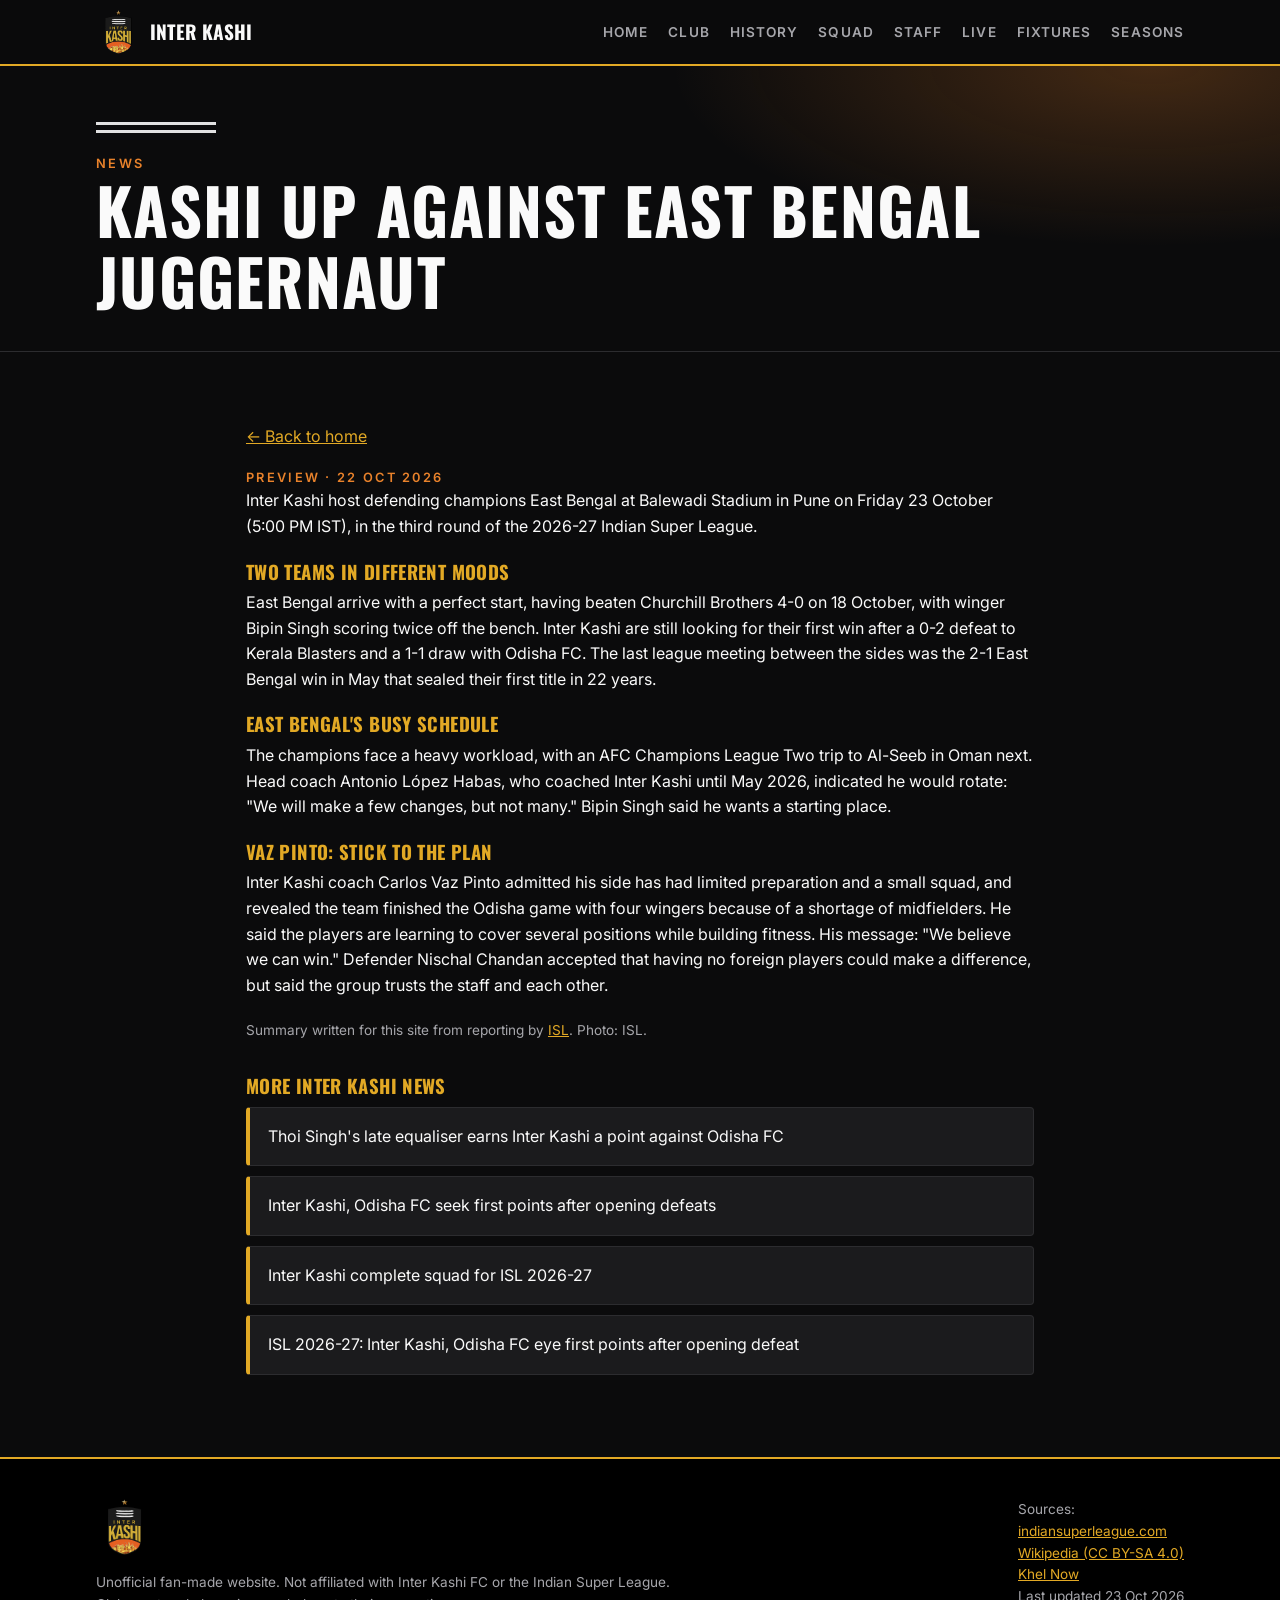
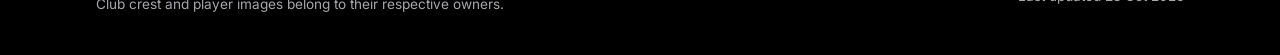
<file: news-east-bengal-preview.html>
<!doctype html>
<html lang="en"><head><meta charset="utf-8">
<meta name="viewport" content="width=device-width, initial-scale=1">
<title>Kashi up against East Bengal juggernaut | Inter Kashi FC</title>
<meta name="description" content="Unofficial fan site for Inter Kashi FC, the Varanasi-based Indian Super League club.">
<link rel="icon" href="assets/logo.png">
<link rel="preconnect" href="https://fonts.googleapis.com">
<link href="https://fonts.googleapis.com/css2?family=Oswald:wght@500;600;700&family=Inter:wght@400;500;600&display=swap" rel="stylesheet">
<link rel="stylesheet" href="assets/style.css">
</head><body>
<nav><div class="wrap">
<a class="brand" href="index.html"><img src="assets/logo.png" alt="Inter Kashi FC crest">Inter Kashi</a>
<ul class="links"><li><a href="index.html">Home</a></li><li><a href="club.html">Club</a></li><li><a href="history.html">History</a></li><li><a href="squad.html">Squad</a></li><li><a href="staff.html">Staff</a></li><li><a href="live.html">Live</a></li><li><a href="fixtures.html">Fixtures</a></li><li><a href="seasons.html">Seasons</a></li></ul></div></nav>
<header class="pagehead"><div class="wrap"><div class="stripes"></div><div class="eyebrow">News</div><h1>Kashi up against East Bengal juggernaut</h1></div></header>
<section><div class="wrap" style="max-width:820px">
<a href="index.html" style="color:var(--gold)">&larr; Back to home</a>
<div class="eyebrow" style="margin-top:18px">Preview &middot; 22 OCT 2026</div>
<img src="https://www.indiansuperleague.com/static-assets/waf-images/2c/7c/e0/16-9/ot0p9T7Qmj.jpg" alt="" referrerpolicy="no-referrer" onerror="this.remove()" style="width:100%;border-radius:10px;margin:14px 0;aspect-ratio:16/9;object-fit:cover;background:var(--card)">
<div class="article"><p>Inter Kashi host defending champions East Bengal at Balewadi Stadium in Pune on Friday 23 October (5:00 PM IST), in the third round of the 2026-27 Indian Super League.</p>
<h3>Two teams in different moods</h3>
<p>East Bengal arrive with a perfect start, having beaten Churchill Brothers 4-0 on 18 October, with winger Bipin Singh scoring twice off the bench. Inter Kashi are still looking for their first win after a 0-2 defeat to Kerala Blasters and a 1-1 draw with Odisha FC. The last league meeting between the sides was the 2-1 East Bengal win in May that sealed their first title in 22 years.</p>
<h3>East Bengal's busy schedule</h3>
<p>The champions face a heavy workload, with an AFC Champions League Two trip to Al-Seeb in Oman next. Head coach Antonio L&oacute;pez Habas, who coached Inter Kashi until May 2026, indicated he would rotate: "We will make a few changes, but not many." Bipin Singh said he wants a starting place.</p>
<h3>Vaz Pinto: stick to the plan</h3>
<p>Inter Kashi coach Carlos Vaz Pinto admitted his side has had limited preparation and a small squad, and revealed the team finished the Odisha game with four wingers because of a shortage of midfielders. He said the players are learning to cover several positions while building fitness. His message: "We believe we can win." Defender Nischal Chandan accepted that having no foreign players could make a difference, but said the group trusts the staff and each other.</p>
<p class="muted" style="margin-top:22px;font-size:.85rem">Summary written for this site from reporting by <a href="https://www.indiansuperleague.com/news/kashi-up-against-east-bengal-juggernaut" target="_blank" rel="noopener" style="color:var(--gold)">ISL</a>. Photo: ISL.</p></div>
<h3 style="margin:34px 0 10px;color:var(--gold)">More Inter Kashi news</h3><div class="news"><a href="news-odisha-report.html">Thoi Singh's late equaliser earns Inter Kashi a point against Odisha FC</a><a href="news-odisha-preview.html">Inter Kashi, Odisha FC seek first points after opening defeats</a><a href="news-squad-2026-27.html">Inter Kashi complete squad for ISL 2026-27</a><a href="news-opening-defeat.html">ISL 2026-27: Inter Kashi, Odisha FC eye first points after opening defeat</a></div></div></section>
<footer><div class="wrap">
<div><img src="assets/logo.png" alt="" style="height:56px;margin-bottom:10px"><br>
Unofficial fan-made website. Not affiliated with Inter Kashi FC or the Indian Super League.<br>
Club crest and player images belong to their respective owners.</div>
<div>Sources:<br>
<a href="https://www.indiansuperleague.com/clubs/2354-inter-kashi-profile">indiansuperleague.com</a><br>
<a href="https://en.wikipedia.org/wiki/Inter_Kashi_FC">Wikipedia (CC BY-SA 4.0)</a><br>
<a href="https://khelnow.com/football/indian-football-isl-2026-27-inter-kashi-fixtures">Khel Now</a><br>
Last updated 23 Oct 2026</div>
</div></footer></body></html>
</file>
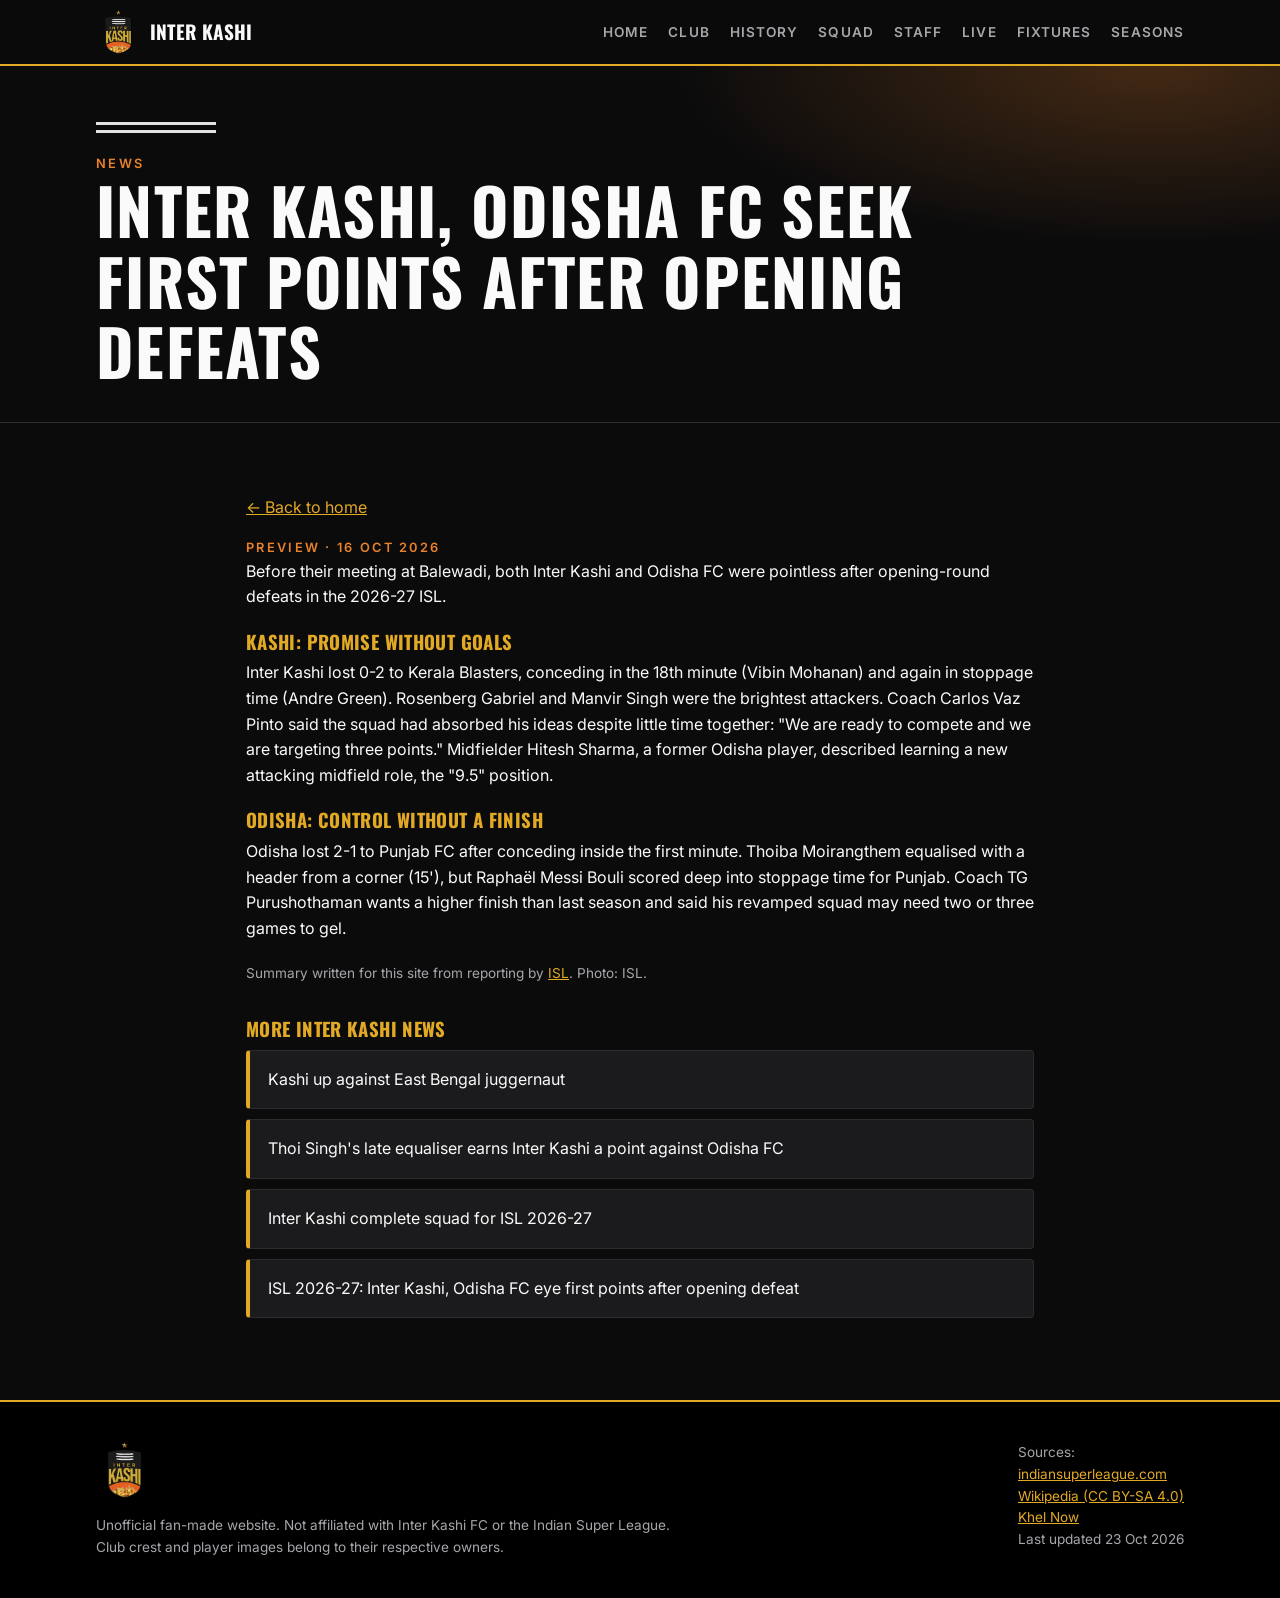
<file: news-odisha-preview.html>
<!doctype html>
<html lang="en"><head><meta charset="utf-8">
<meta name="viewport" content="width=device-width, initial-scale=1">
<title>Inter Kashi, Odisha FC seek first points after opening defeats | Inter Kashi FC</title>
<meta name="description" content="Unofficial fan site for Inter Kashi FC, the Varanasi-based Indian Super League club.">
<link rel="icon" href="assets/logo.png">
<link rel="preconnect" href="https://fonts.googleapis.com">
<link href="https://fonts.googleapis.com/css2?family=Oswald:wght@500;600;700&family=Inter:wght@400;500;600&display=swap" rel="stylesheet">
<link rel="stylesheet" href="assets/style.css">
</head><body>
<nav><div class="wrap">
<a class="brand" href="index.html"><img src="assets/logo.png" alt="Inter Kashi FC crest">Inter Kashi</a>
<ul class="links"><li><a href="index.html">Home</a></li><li><a href="club.html">Club</a></li><li><a href="history.html">History</a></li><li><a href="squad.html">Squad</a></li><li><a href="staff.html">Staff</a></li><li><a href="live.html">Live</a></li><li><a href="fixtures.html">Fixtures</a></li><li><a href="seasons.html">Seasons</a></li></ul></div></nav>
<header class="pagehead"><div class="wrap"><div class="stripes"></div><div class="eyebrow">News</div><h1>Inter Kashi, Odisha FC seek first points after opening defeats</h1></div></header>
<section><div class="wrap" style="max-width:820px">
<a href="index.html" style="color:var(--gold)">&larr; Back to home</a>
<div class="eyebrow" style="margin-top:18px">Preview &middot; 16 OCT 2026</div>
<img src="https://www.indiansuperleague.com/static-assets/waf-images/f1/e8/b3/16-9/x2hdsy88LS.JPG" alt="" referrerpolicy="no-referrer" onerror="this.remove()" style="width:100%;border-radius:10px;margin:14px 0;aspect-ratio:16/9;object-fit:cover;background:var(--card)">
<div class="article"><p>Before their meeting at Balewadi, both Inter Kashi and Odisha FC were pointless after opening-round defeats in the 2026-27 ISL.</p>
<h3>Kashi: promise without goals</h3>
<p>Inter Kashi lost 0-2 to Kerala Blasters, conceding in the 18th minute (Vibin Mohanan) and again in stoppage time (Andre Green). Rosenberg Gabriel and Manvir Singh were the brightest attackers. Coach Carlos Vaz Pinto said the squad had absorbed his ideas despite little time together: "We are ready to compete and we are targeting three points." Midfielder Hitesh Sharma, a former Odisha player, described learning a new attacking midfield role, the "9.5" position.</p>
<h3>Odisha: control without a finish</h3>
<p>Odisha lost 2-1 to Punjab FC after conceding inside the first minute. Thoiba Moirangthem equalised with a header from a corner (15'), but Rapha&euml;l Messi Bouli scored deep into stoppage time for Punjab. Coach TG Purushothaman wants a higher finish than last season and said his revamped squad may need two or three games to gel.</p>
<p class="muted" style="margin-top:22px;font-size:.85rem">Summary written for this site from reporting by <a href="https://www.indiansuperleague.com/news/inter-kashi-odisha-fc-seek-first-points-after-opening-defeats" target="_blank" rel="noopener" style="color:var(--gold)">ISL</a>. Photo: ISL.</p></div>
<h3 style="margin:34px 0 10px;color:var(--gold)">More Inter Kashi news</h3><div class="news"><a href="news-east-bengal-preview.html">Kashi up against East Bengal juggernaut</a><a href="news-odisha-report.html">Thoi Singh's late equaliser earns Inter Kashi a point against Odisha FC</a><a href="news-squad-2026-27.html">Inter Kashi complete squad for ISL 2026-27</a><a href="news-opening-defeat.html">ISL 2026-27: Inter Kashi, Odisha FC eye first points after opening defeat</a></div></div></section>
<footer><div class="wrap">
<div><img src="assets/logo.png" alt="" style="height:56px;margin-bottom:10px"><br>
Unofficial fan-made website. Not affiliated with Inter Kashi FC or the Indian Super League.<br>
Club crest and player images belong to their respective owners.</div>
<div>Sources:<br>
<a href="https://www.indiansuperleague.com/clubs/2354-inter-kashi-profile">indiansuperleague.com</a><br>
<a href="https://en.wikipedia.org/wiki/Inter_Kashi_FC">Wikipedia (CC BY-SA 4.0)</a><br>
<a href="https://khelnow.com/football/indian-football-isl-2026-27-inter-kashi-fixtures">Khel Now</a><br>
Last updated 23 Oct 2026</div>
</div></footer></body></html>
</file>
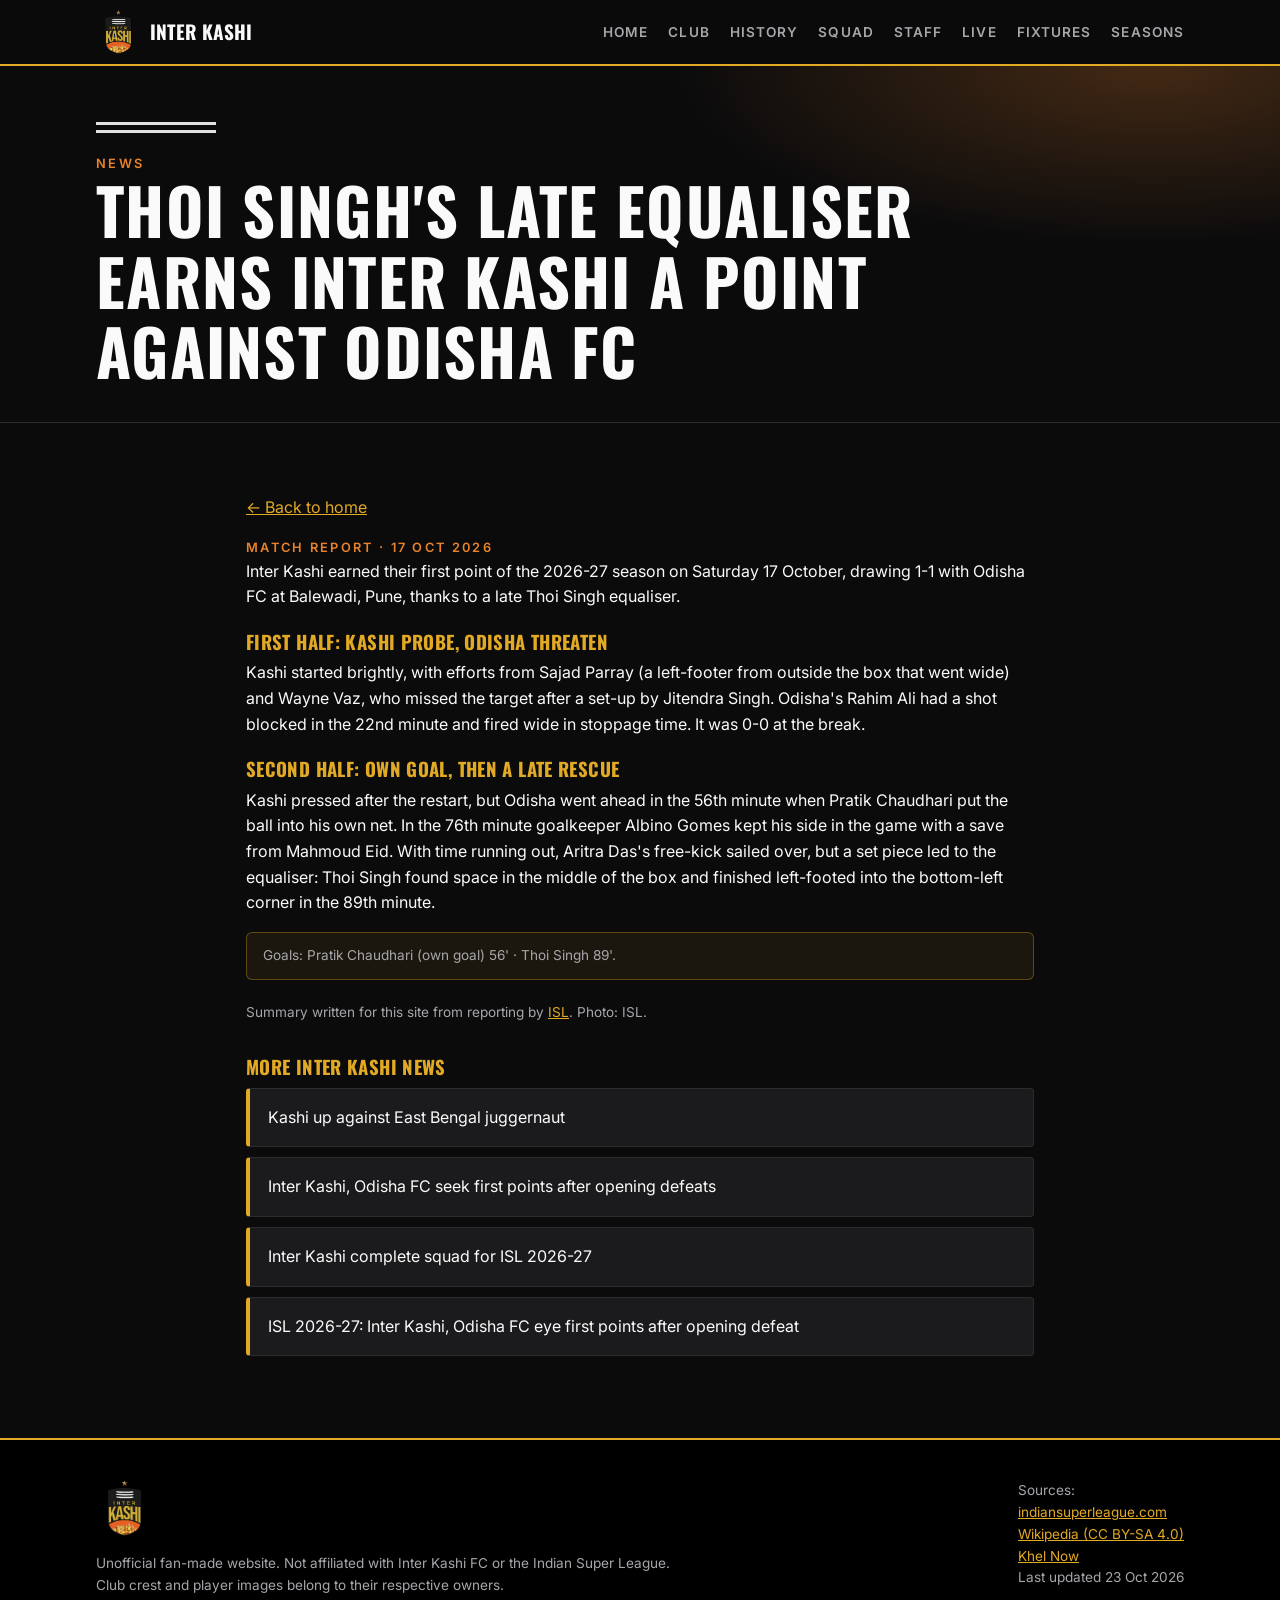
<file: news-odisha-report.html>
<!doctype html>
<html lang="en"><head><meta charset="utf-8">
<meta name="viewport" content="width=device-width, initial-scale=1">
<title>Thoi Singh's late equaliser earns Inter Kashi a point against Odisha FC | Inter Kashi FC</title>
<meta name="description" content="Unofficial fan site for Inter Kashi FC, the Varanasi-based Indian Super League club.">
<link rel="icon" href="assets/logo.png">
<link rel="preconnect" href="https://fonts.googleapis.com">
<link href="https://fonts.googleapis.com/css2?family=Oswald:wght@500;600;700&family=Inter:wght@400;500;600&display=swap" rel="stylesheet">
<link rel="stylesheet" href="assets/style.css">
</head><body>
<nav><div class="wrap">
<a class="brand" href="index.html"><img src="assets/logo.png" alt="Inter Kashi FC crest">Inter Kashi</a>
<ul class="links"><li><a href="index.html">Home</a></li><li><a href="club.html">Club</a></li><li><a href="history.html">History</a></li><li><a href="squad.html">Squad</a></li><li><a href="staff.html">Staff</a></li><li><a href="live.html">Live</a></li><li><a href="fixtures.html">Fixtures</a></li><li><a href="seasons.html">Seasons</a></li></ul></div></nav>
<header class="pagehead"><div class="wrap"><div class="stripes"></div><div class="eyebrow">News</div><h1>Thoi Singh's late equaliser earns Inter Kashi a point against Odisha FC</h1></div></header>
<section><div class="wrap" style="max-width:820px">
<a href="index.html" style="color:var(--gold)">&larr; Back to home</a>
<div class="eyebrow" style="margin-top:18px">Match report &middot; 17 OCT 2026</div>
<img src="https://www.indiansuperleague.com/static-assets/waf-images/d6/ef/b6/16-9/3qwlzgHMJX.jpg" alt="" referrerpolicy="no-referrer" onerror="this.remove()" style="width:100%;border-radius:10px;margin:14px 0;aspect-ratio:16/9;object-fit:cover;background:var(--card)">
<div class="article"><p>Inter Kashi earned their first point of the 2026-27 season on Saturday 17 October, drawing 1-1 with Odisha FC at Balewadi, Pune, thanks to a late Thoi Singh equaliser.</p>
<h3>First half: Kashi probe, Odisha threaten</h3>
<p>Kashi started brightly, with efforts from Sajad Parray (a left-footer from outside the box that went wide) and Wayne Vaz, who missed the target after a set-up by Jitendra Singh. Odisha's Rahim Ali had a shot blocked in the 22nd minute and fired wide in stoppage time. It was 0-0 at the break.</p>
<h3>Second half: own goal, then a late rescue</h3>
<p>Kashi pressed after the restart, but Odisha went ahead in the 56th minute when Pratik Chaudhari put the ball into his own net. In the 76th minute goalkeeper Albino Gomes kept his side in the game with a save from Mahmoud Eid. With time running out, Aritra Das's free-kick sailed over, but a set piece led to the equaliser: Thoi Singh found space in the middle of the box and finished left-footed into the bottom-left corner in the 89th minute.</p>
<div class="note">Goals: Pratik Chaudhari (own goal) 56' &middot; Thoi Singh 89'.</div>
<p class="muted" style="margin-top:22px;font-size:.85rem">Summary written for this site from reporting by <a href="https://www.indiansuperleague.com/news/thoi-singhs-late-equaliser-earns-inter-kashi-a-point-against-odisha-fc" target="_blank" rel="noopener" style="color:var(--gold)">ISL</a>. Photo: ISL.</p></div>
<h3 style="margin:34px 0 10px;color:var(--gold)">More Inter Kashi news</h3><div class="news"><a href="news-east-bengal-preview.html">Kashi up against East Bengal juggernaut</a><a href="news-odisha-preview.html">Inter Kashi, Odisha FC seek first points after opening defeats</a><a href="news-squad-2026-27.html">Inter Kashi complete squad for ISL 2026-27</a><a href="news-opening-defeat.html">ISL 2026-27: Inter Kashi, Odisha FC eye first points after opening defeat</a></div></div></section>
<footer><div class="wrap">
<div><img src="assets/logo.png" alt="" style="height:56px;margin-bottom:10px"><br>
Unofficial fan-made website. Not affiliated with Inter Kashi FC or the Indian Super League.<br>
Club crest and player images belong to their respective owners.</div>
<div>Sources:<br>
<a href="https://www.indiansuperleague.com/clubs/2354-inter-kashi-profile">indiansuperleague.com</a><br>
<a href="https://en.wikipedia.org/wiki/Inter_Kashi_FC">Wikipedia (CC BY-SA 4.0)</a><br>
<a href="https://khelnow.com/football/indian-football-isl-2026-27-inter-kashi-fixtures">Khel Now</a><br>
Last updated 23 Oct 2026</div>
</div></footer></body></html>
</file>
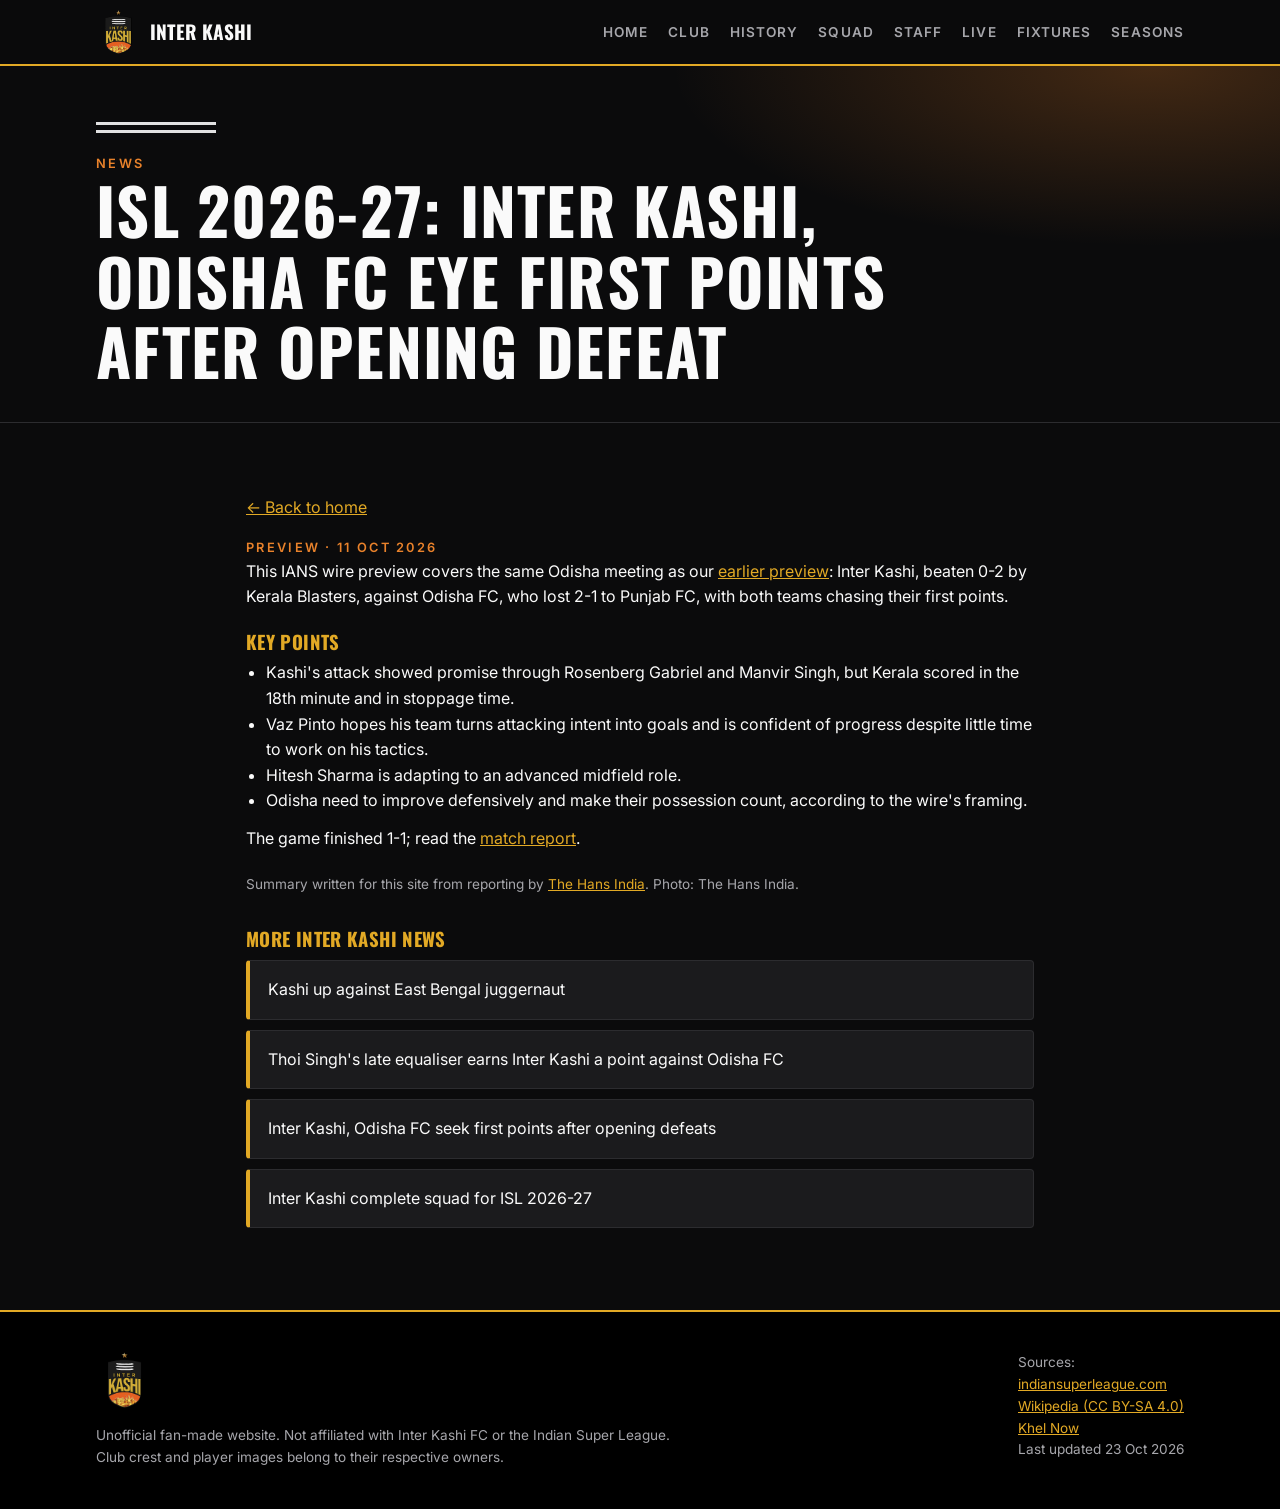
<file: news-opening-defeat.html>
<!doctype html>
<html lang="en"><head><meta charset="utf-8">
<meta name="viewport" content="width=device-width, initial-scale=1">
<title>ISL 2026-27: Inter Kashi, Odisha FC eye first points after opening defeat | Inter Kashi FC</title>
<meta name="description" content="Unofficial fan site for Inter Kashi FC, the Varanasi-based Indian Super League club.">
<link rel="icon" href="assets/logo.png">
<link rel="preconnect" href="https://fonts.googleapis.com">
<link href="https://fonts.googleapis.com/css2?family=Oswald:wght@500;600;700&family=Inter:wght@400;500;600&display=swap" rel="stylesheet">
<link rel="stylesheet" href="assets/style.css">
</head><body>
<nav><div class="wrap">
<a class="brand" href="index.html"><img src="assets/logo.png" alt="Inter Kashi FC crest">Inter Kashi</a>
<ul class="links"><li><a href="index.html">Home</a></li><li><a href="club.html">Club</a></li><li><a href="history.html">History</a></li><li><a href="squad.html">Squad</a></li><li><a href="staff.html">Staff</a></li><li><a href="live.html">Live</a></li><li><a href="fixtures.html">Fixtures</a></li><li><a href="seasons.html">Seasons</a></li></ul></div></nav>
<header class="pagehead"><div class="wrap"><div class="stripes"></div><div class="eyebrow">News</div><h1>ISL 2026-27: Inter Kashi, Odisha FC eye first points after opening defeat</h1></div></header>
<section><div class="wrap" style="max-width:820px">
<a href="index.html" style="color:var(--gold)">&larr; Back to home</a>
<div class="eyebrow" style="margin-top:18px">Preview &middot; 11 OCT 2026</div>
<img src="https://assets.thehansindia.com/h-upload/2026/10/16/1714220-isl.jpg" alt="" referrerpolicy="no-referrer" onerror="this.remove()" style="width:100%;border-radius:10px;margin:14px 0;aspect-ratio:16/9;object-fit:cover;background:var(--card)">
<div class="article"><p>This IANS wire preview covers the same Odisha meeting as our <a href="news-odisha-preview.html" style="color:var(--gold)">earlier preview</a>: Inter Kashi, beaten 0-2 by Kerala Blasters, against Odisha FC, who lost 2-1 to Punjab FC, with both teams chasing their first points.</p>
<h3>Key points</h3>
<ul style="margin:0 0 0 20px"><li>Kashi's attack showed promise through Rosenberg Gabriel and Manvir Singh, but Kerala scored in the 18th minute and in stoppage time.</li>
<li>Vaz Pinto hopes his team turns attacking intent into goals and is confident of progress despite little time to work on his tactics.</li>
<li>Hitesh Sharma is adapting to an advanced midfield role.</li>
<li>Odisha need to improve defensively and make their possession count, according to the wire's framing.</li></ul>
<p style="margin-top:12px">The game finished 1-1; read the <a href="news-odisha-report.html" style="color:var(--gold)">match report</a>.</p>
<p class="muted" style="margin-top:22px;font-size:.85rem">Summary written for this site from reporting by <a href="https://www.thehansindia.com/sports/isl-2026-27-inter-kashi-odisha-fc-eye-first-points-after-opening-defeat-1133015" target="_blank" rel="noopener" style="color:var(--gold)">The Hans India</a>. Photo: The Hans India.</p></div>
<h3 style="margin:34px 0 10px;color:var(--gold)">More Inter Kashi news</h3><div class="news"><a href="news-east-bengal-preview.html">Kashi up against East Bengal juggernaut</a><a href="news-odisha-report.html">Thoi Singh's late equaliser earns Inter Kashi a point against Odisha FC</a><a href="news-odisha-preview.html">Inter Kashi, Odisha FC seek first points after opening defeats</a><a href="news-squad-2026-27.html">Inter Kashi complete squad for ISL 2026-27</a></div></div></section>
<footer><div class="wrap">
<div><img src="assets/logo.png" alt="" style="height:56px;margin-bottom:10px"><br>
Unofficial fan-made website. Not affiliated with Inter Kashi FC or the Indian Super League.<br>
Club crest and player images belong to their respective owners.</div>
<div>Sources:<br>
<a href="https://www.indiansuperleague.com/clubs/2354-inter-kashi-profile">indiansuperleague.com</a><br>
<a href="https://en.wikipedia.org/wiki/Inter_Kashi_FC">Wikipedia (CC BY-SA 4.0)</a><br>
<a href="https://khelnow.com/football/indian-football-isl-2026-27-inter-kashi-fixtures">Khel Now</a><br>
Last updated 23 Oct 2026</div>
</div></footer></body></html>
</file>
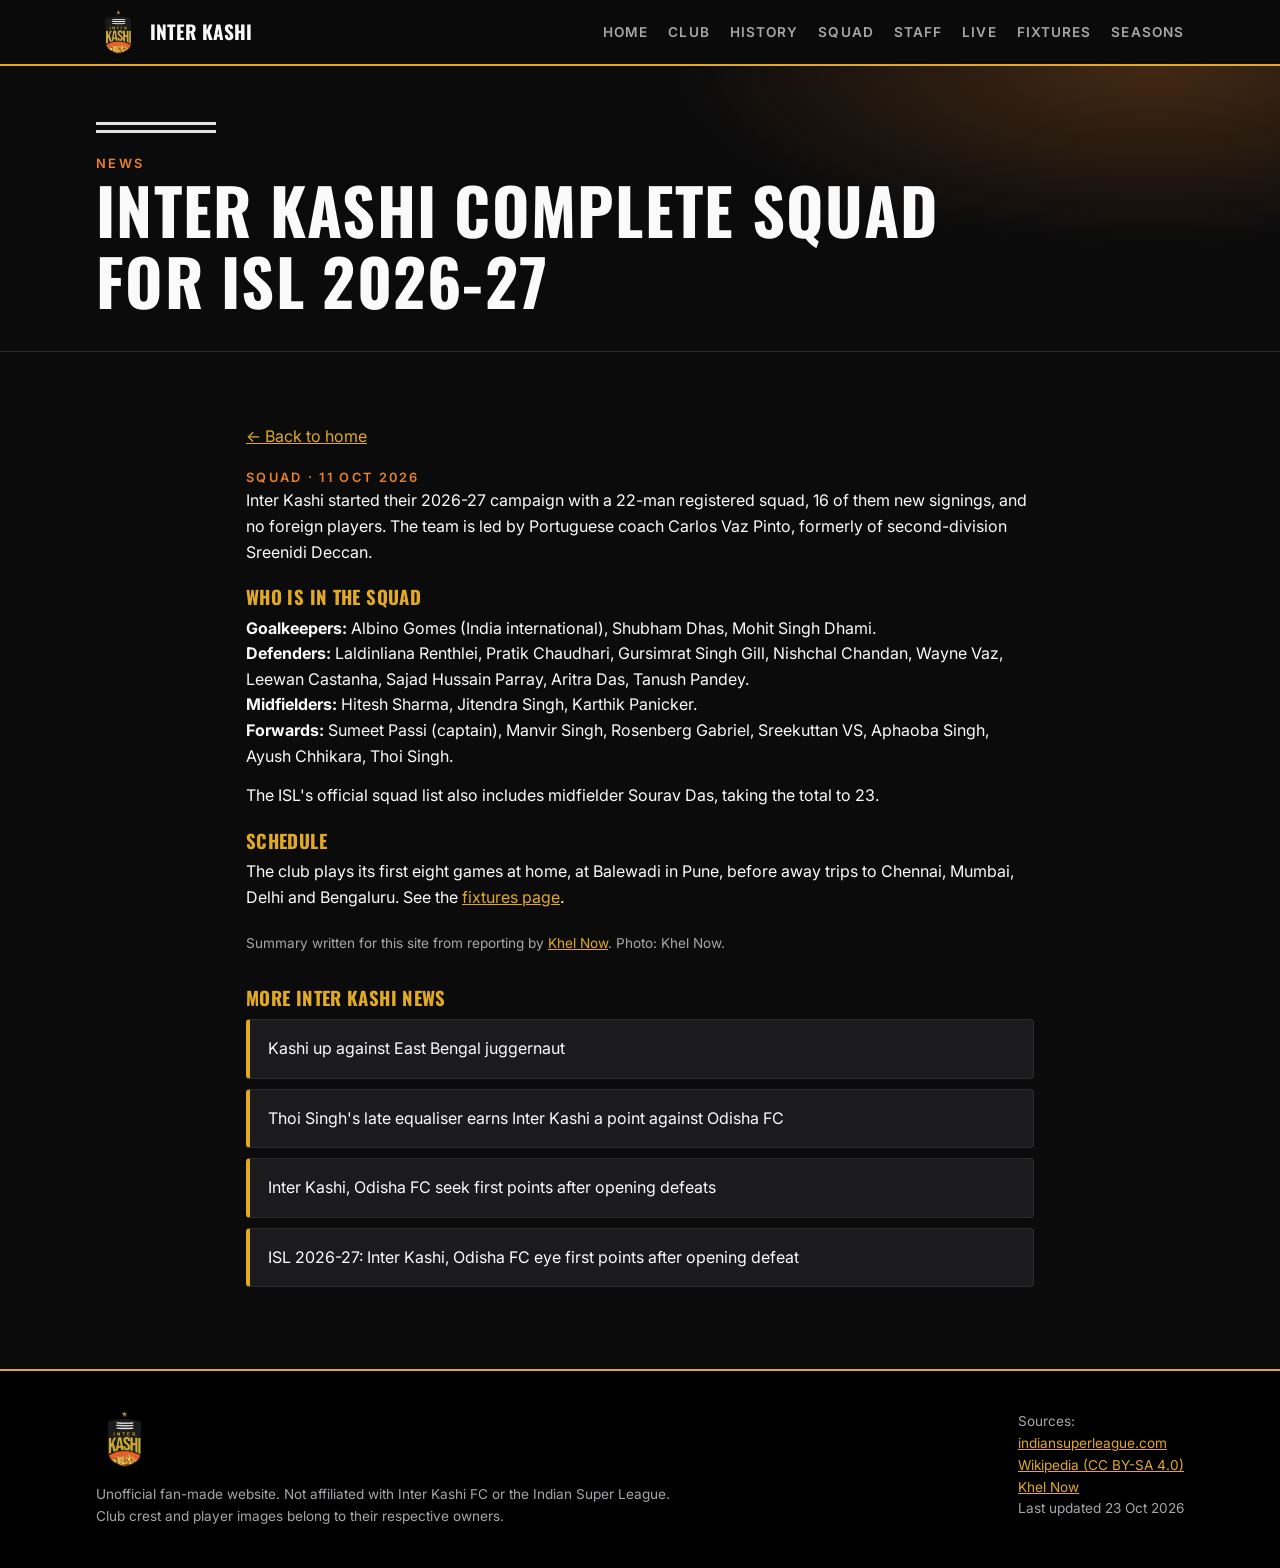
<file: news-squad-2026-27.html>
<!doctype html>
<html lang="en"><head><meta charset="utf-8">
<meta name="viewport" content="width=device-width, initial-scale=1">
<title>Inter Kashi complete squad for ISL 2026-27 | Inter Kashi FC</title>
<meta name="description" content="Unofficial fan site for Inter Kashi FC, the Varanasi-based Indian Super League club.">
<link rel="icon" href="assets/logo.png">
<link rel="preconnect" href="https://fonts.googleapis.com">
<link href="https://fonts.googleapis.com/css2?family=Oswald:wght@500;600;700&family=Inter:wght@400;500;600&display=swap" rel="stylesheet">
<link rel="stylesheet" href="assets/style.css">
</head><body>
<nav><div class="wrap">
<a class="brand" href="index.html"><img src="assets/logo.png" alt="Inter Kashi FC crest">Inter Kashi</a>
<ul class="links"><li><a href="index.html">Home</a></li><li><a href="club.html">Club</a></li><li><a href="history.html">History</a></li><li><a href="squad.html">Squad</a></li><li><a href="staff.html">Staff</a></li><li><a href="live.html">Live</a></li><li><a href="fixtures.html">Fixtures</a></li><li><a href="seasons.html">Seasons</a></li></ul></div></nav>
<header class="pagehead"><div class="wrap"><div class="stripes"></div><div class="eyebrow">News</div><h1>Inter Kashi complete squad for ISL 2026-27</h1></div></header>
<section><div class="wrap" style="max-width:820px">
<a href="index.html" style="color:var(--gold)">&larr; Back to home</a>
<div class="eyebrow" style="margin-top:18px">Squad &middot; 11 OCT 2026</div>
<img src="https://assets.khelnow.com/news/uploads/2026/10/ikf-sq.jpg" alt="" referrerpolicy="no-referrer" onerror="this.remove()" style="width:100%;border-radius:10px;margin:14px 0;aspect-ratio:16/9;object-fit:cover;background:var(--card)">
<div class="article"><p>Inter Kashi started their 2026-27 campaign with a 22-man registered squad, 16 of them new signings, and no foreign players. The team is led by Portuguese coach Carlos Vaz Pinto, formerly of second-division Sreenidi Deccan.</p>
<h3>Who is in the squad</h3>
<p><b>Goalkeepers:</b> Albino Gomes (India international), Shubham Dhas, Mohit Singh Dhami.<br>
<b>Defenders:</b> Laldinliana Renthlei, Pratik Chaudhari, Gursimrat Singh Gill, Nishchal Chandan, Wayne Vaz, Leewan Castanha, Sajad Hussain Parray, Aritra Das, Tanush Pandey.<br>
<b>Midfielders:</b> Hitesh Sharma, Jitendra Singh, Karthik Panicker.<br>
<b>Forwards:</b> Sumeet Passi (captain), Manvir Singh, Rosenberg Gabriel, Sreekuttan VS, Aphaoba Singh, Ayush Chhikara, Thoi Singh.</p>
<p>The ISL's official squad list also includes midfielder Sourav Das, taking the total to 23.</p>
<h3>Schedule</h3>
<p>The club plays its first eight games at home, at Balewadi in Pune, before away trips to Chennai, Mumbai, Delhi and Bengaluru. See the <a href="fixtures.html" style="color:var(--gold)">fixtures page</a>.</p>
<p class="muted" style="margin-top:22px;font-size:.85rem">Summary written for this site from reporting by <a href="https://khelnow.com/football/indian-football-isl-2026-27-inter-kashi-complete-squad" target="_blank" rel="noopener" style="color:var(--gold)">Khel Now</a>. Photo: Khel Now.</p></div>
<h3 style="margin:34px 0 10px;color:var(--gold)">More Inter Kashi news</h3><div class="news"><a href="news-east-bengal-preview.html">Kashi up against East Bengal juggernaut</a><a href="news-odisha-report.html">Thoi Singh's late equaliser earns Inter Kashi a point against Odisha FC</a><a href="news-odisha-preview.html">Inter Kashi, Odisha FC seek first points after opening defeats</a><a href="news-opening-defeat.html">ISL 2026-27: Inter Kashi, Odisha FC eye first points after opening defeat</a></div></div></section>
<footer><div class="wrap">
<div><img src="assets/logo.png" alt="" style="height:56px;margin-bottom:10px"><br>
Unofficial fan-made website. Not affiliated with Inter Kashi FC or the Indian Super League.<br>
Club crest and player images belong to their respective owners.</div>
<div>Sources:<br>
<a href="https://www.indiansuperleague.com/clubs/2354-inter-kashi-profile">indiansuperleague.com</a><br>
<a href="https://en.wikipedia.org/wiki/Inter_Kashi_FC">Wikipedia (CC BY-SA 4.0)</a><br>
<a href="https://khelnow.com/football/indian-football-isl-2026-27-inter-kashi-fixtures">Khel Now</a><br>
Last updated 23 Oct 2026</div>
</div></footer></body></html>
</file>
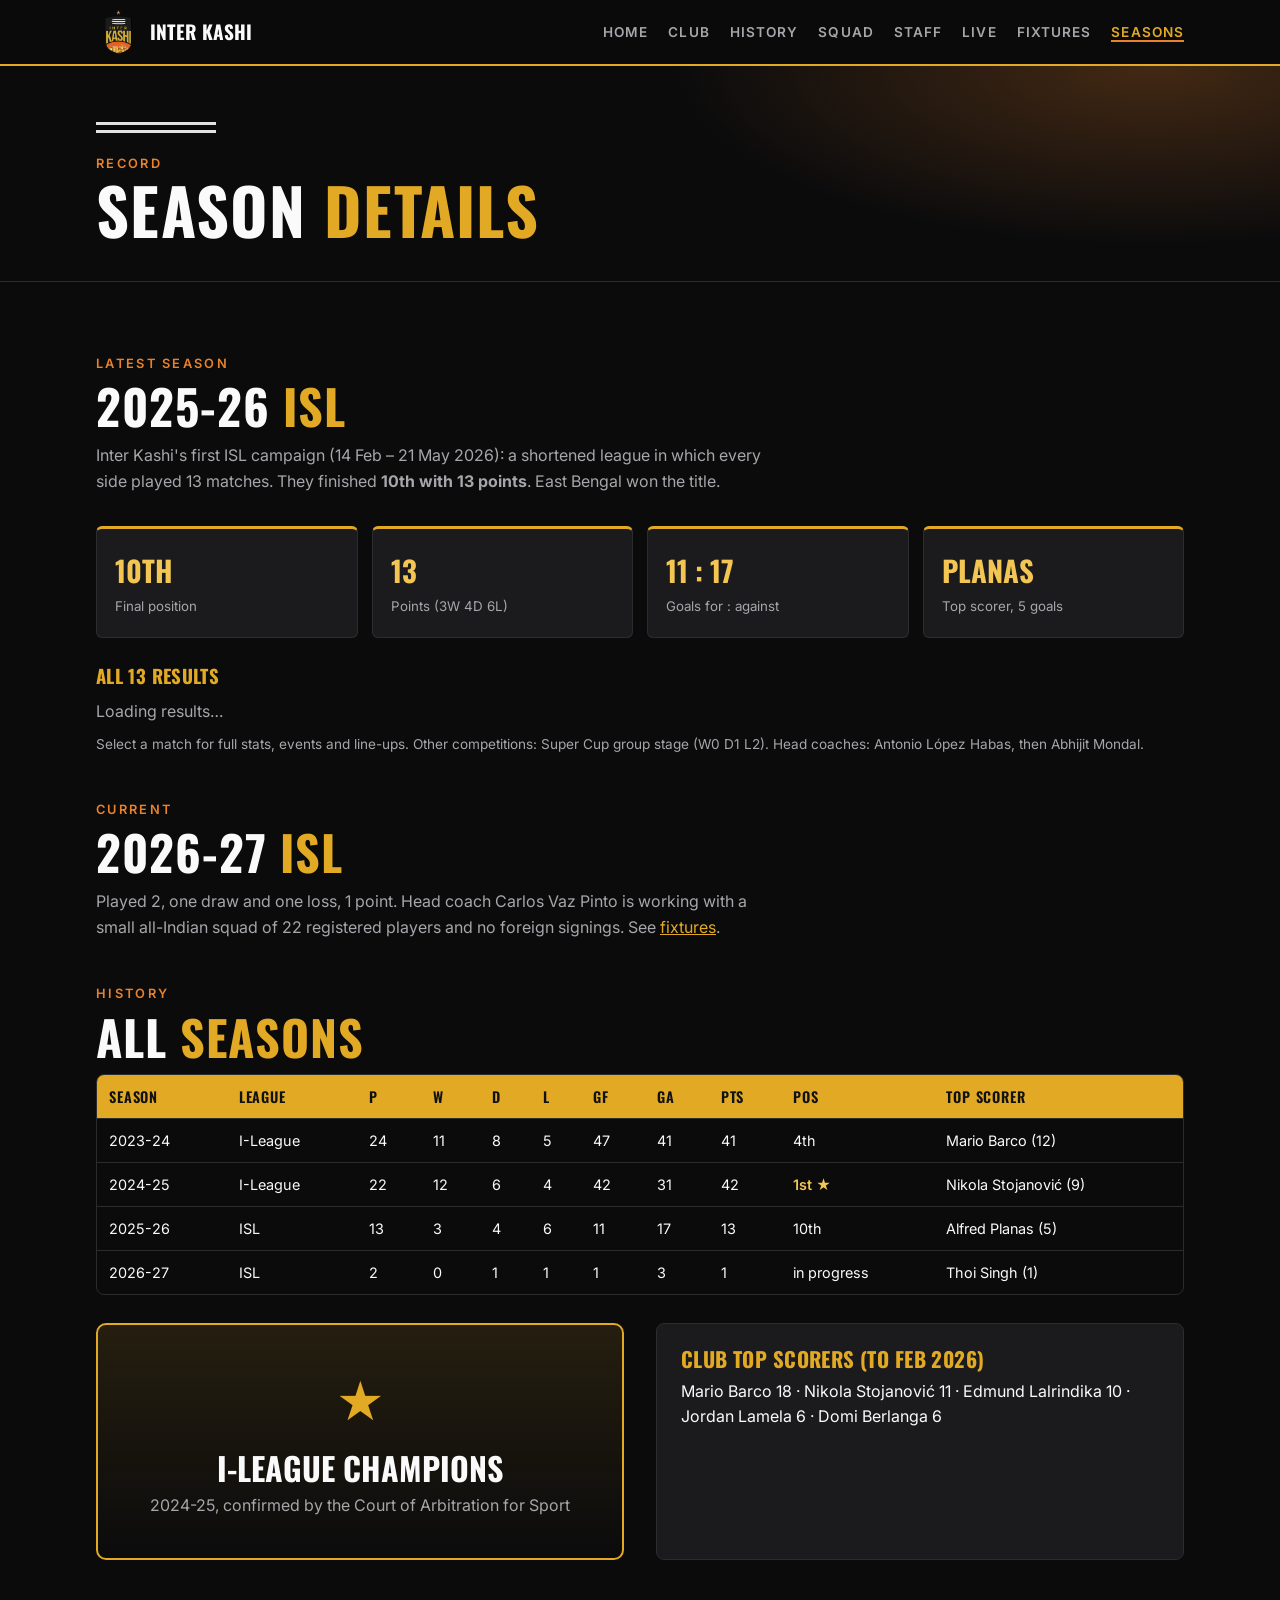
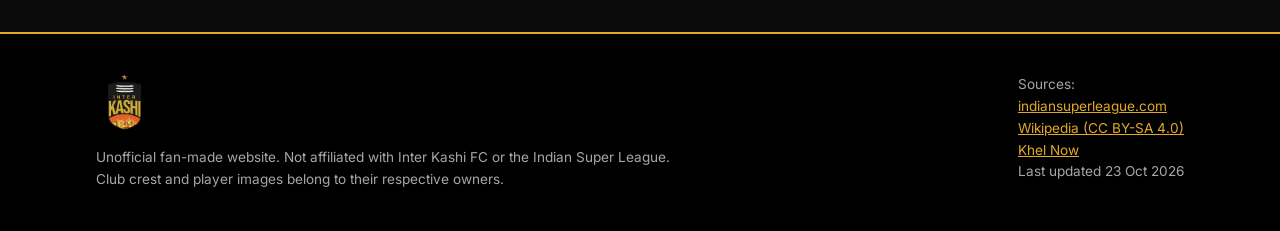
<file: seasons.html>
<!doctype html>
<html lang="en"><head><meta charset="utf-8">
<meta name="viewport" content="width=device-width, initial-scale=1">
<title>Seasons | Inter Kashi FC</title>
<meta name="description" content="Unofficial fan site for Inter Kashi FC, the Varanasi-based Indian Super League club.">
<link rel="icon" href="assets/logo.png">
<link rel="preconnect" href="https://fonts.googleapis.com">
<link href="https://fonts.googleapis.com/css2?family=Oswald:wght@500;600;700&family=Inter:wght@400;500;600&display=swap" rel="stylesheet">
<link rel="stylesheet" href="assets/style.css">
</head><body>
<nav><div class="wrap">
<a class="brand" href="index.html"><img src="assets/logo.png" alt="Inter Kashi FC crest">Inter Kashi</a>
<ul class="links"><li><a href="index.html">Home</a></li><li><a href="club.html">Club</a></li><li><a href="history.html">History</a></li><li><a href="squad.html">Squad</a></li><li><a href="staff.html">Staff</a></li><li><a href="live.html">Live</a></li><li><a href="fixtures.html">Fixtures</a></li><li><a href="seasons.html" class=cur>Seasons</a></li></ul></div></nav>
<header class="pagehead"><div class="wrap"><div class="stripes"></div><div class="eyebrow">Record</div><h1>Season <em>Details</em></h1></div></header>
<section><div class="wrap">
<div class="eyebrow">Latest season</div><h2>2025-26 <span>ISL</span></h2>
<p class="lead">Inter Kashi's first ISL campaign (14 Feb &ndash; 21 May 2026): a shortened league in which every side played 13 matches. They finished <b>10th with 13 points</b>. East Bengal won the title.</p>
<div class="facts" style="margin-bottom:28px">
<div class="fact"><b>10th</b><small>Final position</small></div><div class="fact"><b>13</b><small>Points (3W 4D 6L)</small></div>
<div class="fact"><b>11 : 17</b><small>Goals for : against</small></div><div class="fact"><b>Planas</b><small>Top scorer, 5 goals</small></div></div>
<h3 style="color:var(--gold);margin-bottom:6px">All 13 results</h3><p class="muted" id="sum25" style="margin-bottom:12px"></p><div id="res25"><p class="muted">Loading results&hellip;</p></div><p class="muted" style="font-size:.85rem;margin-top:10px">Select a match for full stats, events and line-ups. Other competitions: Super Cup group stage (W0 D1 L2). Head coaches: Antonio L&oacute;pez Habas, then Abhijit Mondal.</p>

<div class="eyebrow" style="margin-top:44px">Current</div><h2>2026-27 <span>ISL</span></h2>
<p class="lead">Played 2, one draw and one loss, 1 point. Head coach Carlos Vaz Pinto is working with a small all-Indian squad of 22 registered players and no foreign signings. See <a href="fixtures.html" style="color:var(--gold)">fixtures</a>.</p>

<div class="eyebrow" style="margin-top:44px">History</div><h2>All <span>seasons</span></h2>
<div class="tw"><table><tr><th>Season</th><th>League</th><th>P</th><th>W</th><th>D</th><th>L</th><th>GF</th><th>GA</th><th>Pts</th><th>Pos</th><th>Top scorer</th></tr>
<tr><td>2023-24</td><td>I-League</td><td>24</td><td>11</td><td>8</td><td>5</td><td>47</td><td>41</td><td>41</td><td>4th</td><td>Mario Barco (12)</td></tr>
<tr><td>2024-25</td><td>I-League</td><td>22</td><td>12</td><td>6</td><td>4</td><td>42</td><td>31</td><td>42</td><td class="hl">1st &#9733;</td><td>Nikola Stojanovi&#263; (9)</td></tr>
<tr><td>2025-26</td><td>ISL</td><td>13</td><td>3</td><td>4</td><td>6</td><td>11</td><td>17</td><td>13</td><td>10th</td><td>Alfred Planas (5)</td></tr>
<tr><td>2026-27</td><td>ISL</td><td>2</td><td>0</td><td>1</td><td>1</td><td>1</td><td>3</td><td>1</td><td>in progress</td><td>Thoi Singh (1)</td></tr></table></div>
<div class="two" style="margin-top:28px">
<div class="honour"><div class="star">&#9733;</div><b>I-League Champions</b><span class="muted">2024-25, confirmed by the Court of Arbitration for Sport</span></div>
<div class="card"><h3>Club top scorers (to Feb 2026)</h3><p>Mario Barco 18 &middot; Nikola Stojanovi&#263; 11 &middot; Edmund Lalrindika 10 &middot; Jordan Lamela 6 &middot; Domi Berlanga 6</p></div></div>
</div></section>
<footer><div class="wrap">
<div><img src="assets/logo.png" alt="" style="height:56px;margin-bottom:10px"><br>
Unofficial fan-made website. Not affiliated with Inter Kashi FC or the Indian Super League.<br>
Club crest and player images belong to their respective owners.</div>
<div>Sources:<br>
<a href="https://www.indiansuperleague.com/clubs/2354-inter-kashi-profile">indiansuperleague.com</a><br>
<a href="https://en.wikipedia.org/wiki/Inter_Kashi_FC">Wikipedia (CC BY-SA 4.0)</a><br>
<a href="https://khelnow.com/football/indian-football-isl-2026-27-inter-kashi-fixtures">Khel Now</a><br>
Last updated 23 Oct 2026</div>
</div></footer><script src="assets/results.js"></script><script>loadResults("res25","2025",{summary:"sum25"})</script></body></html>
</file>
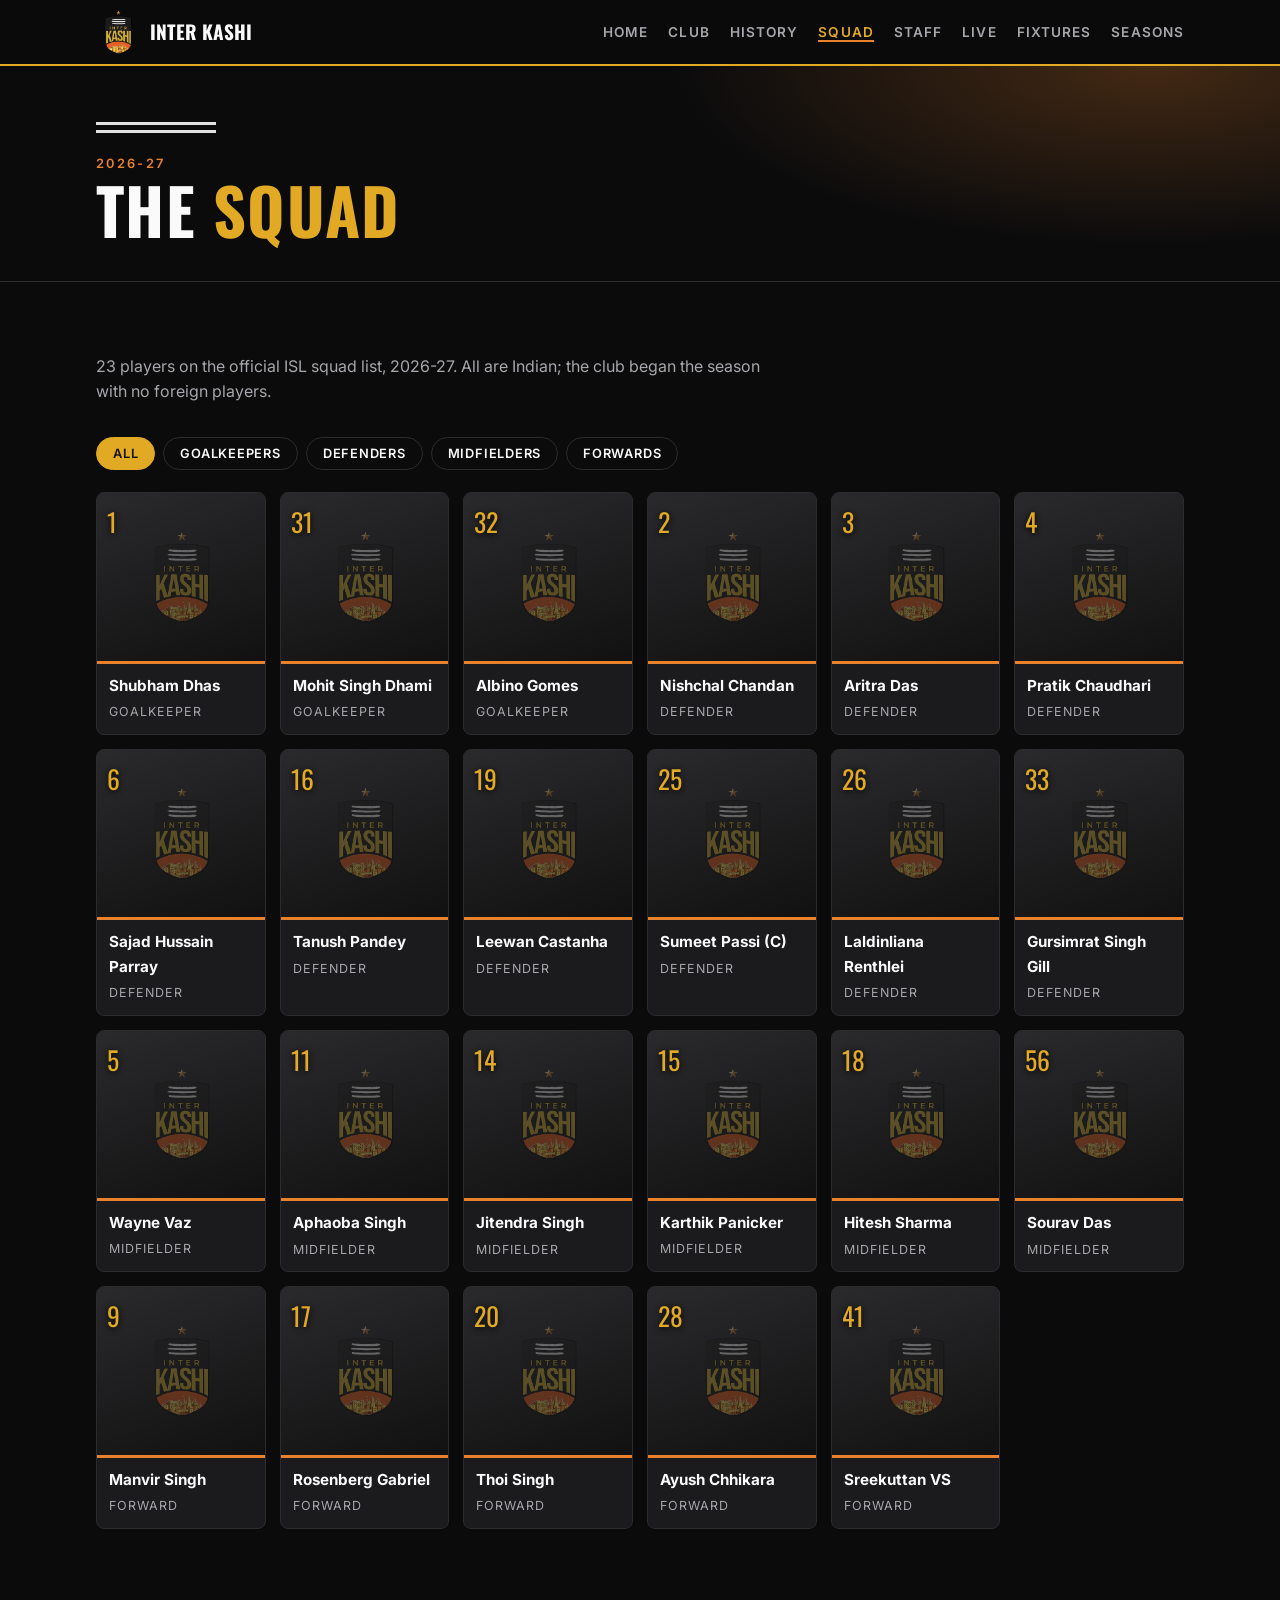
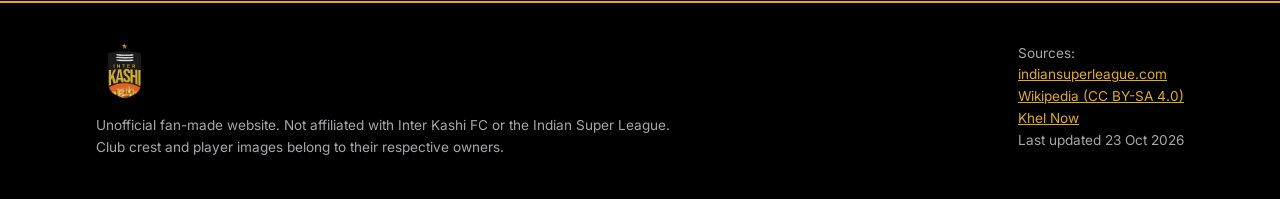
<file: squad.html>
<!doctype html>
<html lang="en"><head><meta charset="utf-8">
<meta name="viewport" content="width=device-width, initial-scale=1">
<title>Squad | Inter Kashi FC</title>
<meta name="description" content="Unofficial fan site for Inter Kashi FC, the Varanasi-based Indian Super League club.">
<link rel="icon" href="assets/logo.png">
<link rel="preconnect" href="https://fonts.googleapis.com">
<link href="https://fonts.googleapis.com/css2?family=Oswald:wght@500;600;700&family=Inter:wght@400;500;600&display=swap" rel="stylesheet">
<link rel="stylesheet" href="assets/style.css">
</head><body>
<nav><div class="wrap">
<a class="brand" href="index.html"><img src="assets/logo.png" alt="Inter Kashi FC crest">Inter Kashi</a>
<ul class="links"><li><a href="index.html">Home</a></li><li><a href="club.html">Club</a></li><li><a href="history.html">History</a></li><li><a href="squad.html" class=cur>Squad</a></li><li><a href="staff.html">Staff</a></li><li><a href="live.html">Live</a></li><li><a href="fixtures.html">Fixtures</a></li><li><a href="seasons.html">Seasons</a></li></ul></div></nav>
<header class="pagehead"><div class="wrap"><div class="stripes"></div><div class="eyebrow">2026-27</div><h1>The <em>Squad</em></h1></div></header>
<section><div class="wrap">
<p class="lead">23 players on the official ISL squad list, 2026-27. All are Indian; the club began the season with no foreign players.</p>
<div class="tabs" id="tabs"></div><div class="players" id="players"></div></div></section>
<footer><div class="wrap">
<div><img src="assets/logo.png" alt="" style="height:56px;margin-bottom:10px"><br>
Unofficial fan-made website. Not affiliated with Inter Kashi FC or the Indian Super League.<br>
Club crest and player images belong to their respective owners.</div>
<div>Sources:<br>
<a href="https://www.indiansuperleague.com/clubs/2354-inter-kashi-profile">indiansuperleague.com</a><br>
<a href="https://en.wikipedia.org/wiki/Inter_Kashi_FC">Wikipedia (CC BY-SA 4.0)</a><br>
<a href="https://khelnow.com/football/indian-football-isl-2026-27-inter-kashi-fixtures">Khel Now</a><br>
Last updated 23 Oct 2026</div>
</div></footer><script>
const SQUAD=[
 ["Goalkeepers",[[1,"Shubham Dhas",68805],[31,"Mohit Singh Dhami",157119],[32,"Albino Gomes",19153]]],
 ["Defenders",[[2,"Nishchal Chandan",162831],[3,"Aritra Das",163116],[4,"Pratik Chaudhari",26616],[6,"Sajad Hussain Parray",176193],[16,"Tanush Pandey",192284],[19,"Leewan Castanha",198528],[25,"Sumeet Passi (C)",25880],[26,"Laldinliana Renthlei",35224],[33,"Gursimrat Singh Gill",30978]]],
 ["Midfielders",[[5,"Wayne Vaz",31825],[11,"Aphaoba Singh",176251],[14,"Jitendra Singh",33967],[15,"Karthik Panicker",163102],[18,"Hitesh Sharma",31790],[56,"Sourav Das",35265]]],
 ["Forwards",[[9,"Manvir Singh",69865],[17,"Rosenberg Gabriel",176188],[20,"Thoi Singh",144497],[28,"Ayush Chhikara",162191],[41,"Sreekuttan VS",157116]]]
];
const tabs=document.getElementById('tabs'),grid=document.getElementById('players');
function show(k){
  [...tabs.children].forEach((b,j)=>b.classList.toggle('on',j===k));
  const gs=k===0?SQUAD:[SQUAD[k-1]];
  grid.innerHTML='';
  gs.forEach(([pos,list])=>list.forEach(([n,name,id])=>{
    const d=document.createElement('div');d.className='player';
    d.innerHTML='<div class="ph"><img alt="" loading="lazy" src="https://www.indiansuperleague.com/static-assets/images/players/'+id+'.png"></div><div class="no">'+n+'</div><div class="info"><b>'+name+'</b><span>'+pos.replace(/s$/,'')+'</span></div>';
    const img=d.querySelector('img');img.alt=name;
    img.onerror=()=>{img.onerror=null;img.src='assets/logo.png';img.className='fallback'};
    grid.appendChild(d);
  }));
}
['All',...SQUAD.map(g=>g[0])].forEach((l,k)=>{const b=document.createElement('button');b.textContent=l;b.onclick=()=>show(k);tabs.appendChild(b)});
show(0);
</script></body></html>
</file>
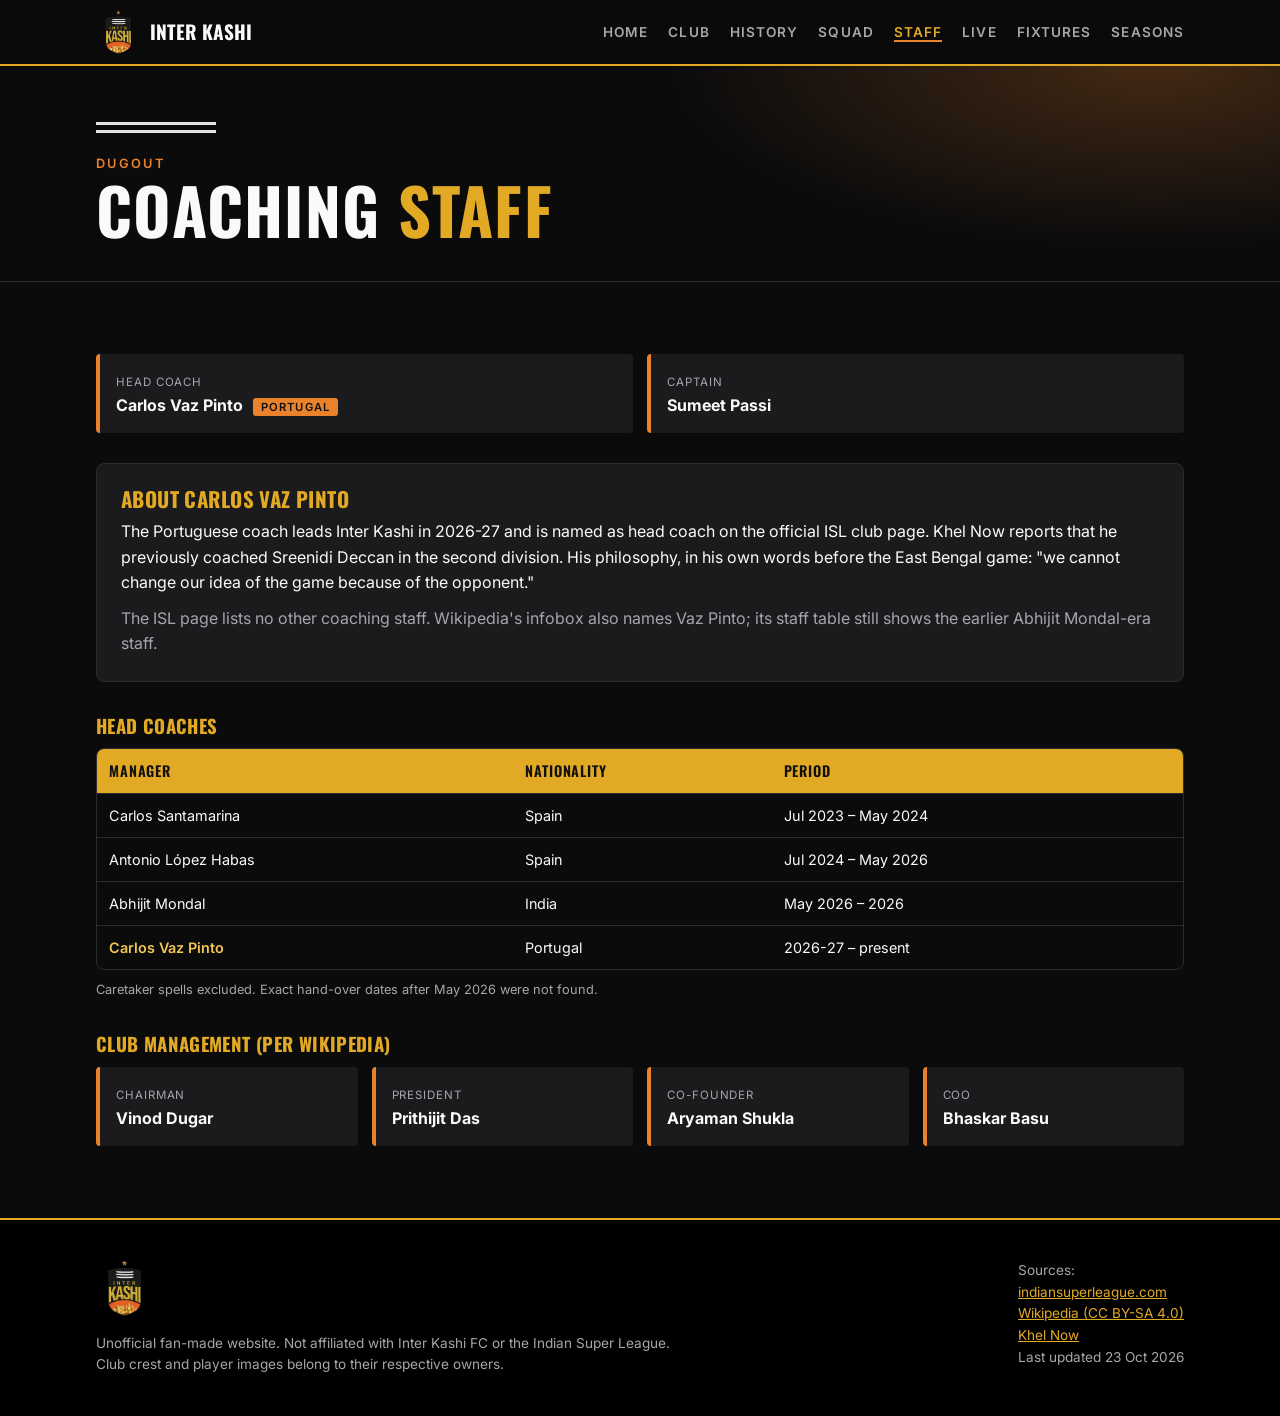
<file: staff.html>
<!doctype html>
<html lang="en"><head><meta charset="utf-8">
<meta name="viewport" content="width=device-width, initial-scale=1">
<title>Staff | Inter Kashi FC</title>
<meta name="description" content="Unofficial fan site for Inter Kashi FC, the Varanasi-based Indian Super League club.">
<link rel="icon" href="assets/logo.png">
<link rel="preconnect" href="https://fonts.googleapis.com">
<link href="https://fonts.googleapis.com/css2?family=Oswald:wght@500;600;700&family=Inter:wght@400;500;600&display=swap" rel="stylesheet">
<link rel="stylesheet" href="assets/style.css">
</head><body>
<nav><div class="wrap">
<a class="brand" href="index.html"><img src="assets/logo.png" alt="Inter Kashi FC crest">Inter Kashi</a>
<ul class="links"><li><a href="index.html">Home</a></li><li><a href="club.html">Club</a></li><li><a href="history.html">History</a></li><li><a href="squad.html">Squad</a></li><li><a href="staff.html" class=cur>Staff</a></li><li><a href="live.html">Live</a></li><li><a href="fixtures.html">Fixtures</a></li><li><a href="seasons.html">Seasons</a></li></ul></div></nav>
<header class="pagehead"><div class="wrap"><div class="stripes"></div><div class="eyebrow">Dugout</div><h1>Coaching <em>Staff</em></h1></div></header>
<section><div class="wrap">
<div class="staff" style="margin-bottom:30px">
<div><small>Head coach</small><b>Carlos Vaz Pinto <span class="tag">Portugal</span></b></div>
<div><small>Captain</small><b>Sumeet Passi</b></div></div>
<div class="card"><h3>About Carlos Vaz Pinto</h3>
<p>The Portuguese coach leads Inter Kashi in 2026-27 and is named as head coach on the official ISL club page. Khel Now reports that he previously coached Sreenidi Deccan in the second division. His philosophy, in his own words before the East Bengal game: "we cannot change our idea of the game because of the opponent."</p>
<p class="muted">The ISL page lists no other coaching staff. Wikipedia's infobox also names Vaz Pinto; its staff table still shows the earlier Abhijit Mondal-era staff.</p></div>
<h3 style="margin:34px 0 12px;color:var(--gold)">Head coaches</h3>
<div class="tw"><table><tr><th>Manager</th><th>Nationality</th><th>Period</th></tr>
<tr><td>Carlos Santamarina</td><td>Spain</td><td>Jul 2023 &ndash; May 2024</td></tr>
<tr><td>Antonio L&oacute;pez Habas</td><td>Spain</td><td>Jul 2024 &ndash; May 2026</td></tr>
<tr><td>Abhijit Mondal</td><td>India</td><td>May 2026 &ndash; 2026</td></tr>
<tr><td class="hl">Carlos Vaz Pinto</td><td>Portugal</td><td>2026-27 &ndash; present</td></tr></table></div>
<p class="muted" style="margin-top:10px;font-size:.8rem">Caretaker spells excluded. Exact hand-over dates after May 2026 were not found.</p>
<h3 style="margin:34px 0 12px;color:var(--gold)">Club management (per Wikipedia)</h3>
<div class="staff"><div><small>Chairman</small><b>Vinod Dugar</b></div><div><small>President</small><b>Prithijit Das</b></div>
<div><small>Co-founder</small><b>Aryaman Shukla</b></div><div><small>COO</small><b>Bhaskar Basu</b></div></div>
</div></section>
<footer><div class="wrap">
<div><img src="assets/logo.png" alt="" style="height:56px;margin-bottom:10px"><br>
Unofficial fan-made website. Not affiliated with Inter Kashi FC or the Indian Super League.<br>
Club crest and player images belong to their respective owners.</div>
<div>Sources:<br>
<a href="https://www.indiansuperleague.com/clubs/2354-inter-kashi-profile">indiansuperleague.com</a><br>
<a href="https://en.wikipedia.org/wiki/Inter_Kashi_FC">Wikipedia (CC BY-SA 4.0)</a><br>
<a href="https://khelnow.com/football/indian-football-isl-2026-27-inter-kashi-fixtures">Khel Now</a><br>
Last updated 23 Oct 2026</div>
</div></footer></body></html>
</file>
<file: assets/style.css>
:root{
  --black:#0b0b0c; --ink:#141415; --card:#1b1b1d; --line:#2c2c2f;
  --gold:#e2a925; --gold-2:#f3c552; --orange:#e9822b; --white:#fafafa; --muted:#a6a6ab;
}
*{box-sizing:border-box;margin:0;padding:0}
html{scroll-behavior:smooth}
body{background:var(--black);color:var(--white);font-family:Inter,system-ui,sans-serif;line-height:1.6}
h1,h2,h3,.display{font-family:Oswald,Impact,sans-serif;text-transform:uppercase;letter-spacing:.02em;line-height:1.1}
a{color:inherit}
.wrap{max-width:1120px;margin:0 auto;padding:0 16px}
section{padding:72px 0}
.eyebrow{color:var(--orange);font-weight:600;letter-spacing:.18em;font-size:.8rem;text-transform:uppercase}
h2{font-size:clamp(2rem,5vw,3rem);margin:6px 0 10px}
h2 span{color:var(--gold)}
.lead{color:var(--muted);max-width:680px;margin-bottom:32px}
.stripes{height:14px;background:repeating-linear-gradient(#fafafa 0 3px,transparent 3px 8px);opacity:.9;width:120px;margin:0 0 18px}

/* nav */
nav{position:sticky;top:0;z-index:20;background:rgba(11,11,12,.92);backdrop-filter:blur(8px);border-bottom:2px solid var(--gold)}
nav .wrap{display:flex;align-items:center;justify-content:space-between;height:64px;gap:16px}
.brand{display:flex;align-items:center;gap:10px;text-decoration:none;font-family:Oswald;font-size:1.2rem;text-transform:uppercase;font-weight:700}
.brand img{height:44px}
.links{display:flex;gap:20px;list-style:none;overflow-x:auto}
.links a{text-decoration:none;color:var(--muted);font-size:.85rem;text-transform:uppercase;letter-spacing:.08em;font-weight:600;white-space:nowrap}
.links a:hover{color:var(--gold)}

/* hero */
.hero{padding:80px 0 64px;background:
  radial-gradient(900px 400px at 85% 10%,rgba(233,130,43,.28),transparent 60%),
  radial-gradient(700px 400px at 0% 100%,rgba(226,169,37,.14),transparent 60%),var(--black)}
.hero .wrap{display:grid;grid-template-columns:1.2fr .8fr;gap:32px;align-items:center}
.hero h1{font-size:clamp(3rem,9vw,6rem)}
.hero h1 em{font-style:normal;color:var(--gold)}
.hero p{color:var(--muted);max-width:520px;margin:16px 0 26px}
.btn{display:inline-block;padding:12px 24px;font-family:Oswald;text-transform:uppercase;letter-spacing:.08em;text-decoration:none;font-weight:600;border-radius:4px}
.btn.primary{background:linear-gradient(90deg,var(--gold),var(--orange));color:#111}
.btn.ghost{border:2px solid var(--gold);color:var(--gold);margin-left:8px}
.hero img{width:100%;max-width:340px;justify-self:center;filter:drop-shadow(0 20px 40px rgba(233,130,43,.35))}

/* facts */
.facts{display:grid;grid-template-columns:repeat(auto-fit,minmax(170px,1fr));gap:14px}
.fact{background:var(--card);border:1px solid var(--line);border-top:3px solid var(--gold);padding:18px;border-radius:6px}
.fact b{display:block;font-family:Oswald;font-size:1.8rem;color:var(--gold-2);text-transform:uppercase}
.fact small{color:var(--muted)}

.alt{background:var(--ink)}
.two{display:grid;grid-template-columns:1fr 1fr;gap:32px}
.card{background:var(--card);border:1px solid var(--line);border-radius:8px;padding:24px}
.card h3{color:var(--gold);margin-bottom:8px;font-size:1.3rem}
.card p+p{margin-top:10px}
.muted{color:var(--muted)}

/* timeline */
.tl{border-left:3px solid var(--gold);margin-left:8px}
.tl li{list-style:none;position:relative;padding:0 0 22px 24px}
.tl li::before{content:"";position:absolute;left:-10px;top:6px;width:16px;height:16px;border-radius:50%;background:var(--orange);border:3px solid var(--black)}
.tl time{font-family:Oswald;color:var(--gold-2);letter-spacing:.05em}

/* squad */
.tabs{display:flex;gap:8px;flex-wrap:wrap;margin-bottom:22px}
.tabs button{background:transparent;color:var(--white);border:1px solid var(--line);padding:8px 16px;border-radius:999px;font:600 .8rem Inter;cursor:pointer;text-transform:uppercase;letter-spacing:.06em}
.tabs button.on,.tabs button:hover{background:var(--gold);color:#111;border-color:var(--gold)}
.players{display:grid;grid-template-columns:repeat(auto-fill,minmax(160px,1fr));gap:14px}
.player{background:var(--card);border:1px solid var(--line);border-radius:8px;overflow:hidden;position:relative}
.player .ph{aspect-ratio:1/1;background:linear-gradient(160deg,#2a2a2d,#111);display:grid;place-items:center;overflow:hidden}
.player .ph img{width:100%;height:100%;object-fit:cover;object-position:top}
.player .ph img.fallback{width:55%;height:auto;opacity:.35;object-fit:contain}
.player .no{position:absolute;top:8px;left:10px;font-family:Oswald;font-size:1.6rem;color:var(--gold);text-shadow:0 1px 6px #000}
.player .info{padding:10px 12px;border-top:3px solid var(--orange)}
.player .info b{display:block;font-size:.95rem}
.player .info span{color:var(--muted);font-size:.78rem;text-transform:uppercase;letter-spacing:.08em}

/* tables */
.tw{overflow-x:auto;border:1px solid var(--line);border-radius:8px}
table{width:100%;border-collapse:collapse;font-size:.9rem;min-width:520px}
th{background:var(--gold);color:#111;font-family:Oswald;text-transform:uppercase;letter-spacing:.06em;text-align:left;padding:10px 12px;font-weight:600}
td{padding:10px 12px;border-top:1px solid var(--line)}
tr:hover td{background:#202023}
td.hl{color:var(--gold-2);font-weight:600}

.staff{display:grid;grid-template-columns:repeat(auto-fit,minmax(220px,1fr));gap:14px}
.staff div{background:var(--card);border-left:4px solid var(--orange);padding:14px 16px;border-radius:4px}
.staff small{color:var(--muted);text-transform:uppercase;letter-spacing:.08em;font-size:.72rem}
.staff b{display:block}

.news a{display:block;background:var(--card);border:1px solid var(--line);border-left:4px solid var(--gold);padding:16px 18px;margin-bottom:12px;text-decoration:none;border-radius:4px}
.news a:hover{border-left-color:var(--orange)}
.news small{color:var(--orange);font-weight:600}

.honour{text-align:center;padding:40px 24px;border:2px solid var(--gold);border-radius:10px;background:linear-gradient(180deg,rgba(226,169,37,.12),transparent)}
.honour .star{font-size:3rem;color:var(--gold)}
.honour b{font-family:Oswald;font-size:2rem;text-transform:uppercase;display:block}

footer{background:#000;border-top:2px solid var(--gold);padding:40px 0;color:var(--muted);font-size:.85rem}
footer .wrap{display:flex;flex-wrap:wrap;gap:24px;justify-content:space-between}
footer a{color:var(--gold)}

@media(max-width:800px){
  .hero .wrap,.two{grid-template-columns:1fr}
  .hero img{max-width:220px;order:-1}
  section{padding:48px 0}
}
.pagehead{padding:56px 0 36px;background:radial-gradient(800px 300px at 90% 0,rgba(233,130,43,.25),transparent 60%),var(--black);border-bottom:1px solid var(--line)}
.pagehead h1{font-size:clamp(2.4rem,7vw,4rem)}
.pagehead h1 em{font-style:normal;color:var(--gold)}
.links a.cur{color:var(--gold);border-bottom:2px solid var(--orange)}
.nav-cards{display:grid;grid-template-columns:repeat(auto-fit,minmax(200px,1fr));gap:14px;margin-top:8px}
.nav-cards a{display:block;background:var(--card);border:1px solid var(--line);border-bottom:3px solid var(--orange);padding:22px;border-radius:6px;text-decoration:none}
.nav-cards a:hover{border-bottom-color:var(--gold);transform:translateY(-2px)}
.nav-cards b{display:block;font-family:Oswald;font-size:1.4rem;text-transform:uppercase;color:var(--gold)}
.nav-cards span{color:var(--muted);font-size:.85rem}
.fx{display:grid;grid-template-columns:110px 1fr auto;gap:14px;align-items:center;background:var(--card);border:1px solid var(--line);border-left:4px solid var(--gold);border-radius:6px;padding:14px 18px;margin-bottom:10px}
.fx .d{font-family:Oswald;text-transform:uppercase;color:var(--gold-2);line-height:1.2}
.fx .d small{display:block;color:var(--muted);font-family:Inter;text-transform:none}
.fx .t b{display:block;font-size:1.05rem}
.fx .t small{color:var(--muted)}
.fx .k{text-align:right;font-family:Oswald;font-size:1.2rem}
.fx.next{border-left-color:var(--orange);background:linear-gradient(90deg,rgba(233,130,43,.15),var(--card))}
.fx.W{border-left-color:#3fb950}.fx.D{border-left-color:var(--muted)}.fx.L{border-left-color:#e5484d}
.tag{display:inline-block;font:600 .7rem Inter;letter-spacing:.1em;text-transform:uppercase;background:var(--orange);color:#111;padding:2px 8px;border-radius:3px;margin-left:6px}
.note{background:rgba(226,169,37,.08);border:1px solid rgba(226,169,37,.35);border-radius:6px;padding:12px 16px;font-size:.85rem;color:var(--muted);margin:16px 0}
@media(max-width:800px){.fx{grid-template-columns:1fr}.fx .k{text-align:left}}
.newsbar{padding:28px 0 8px;background:var(--black)}
.nbhead{display:flex;justify-content:space-between;align-items:flex-end;margin-bottom:14px;gap:12px}
.ctrl{display:flex;align-items:center;gap:12px;font-family:Oswald;color:var(--muted)}
.ctrl button{width:42px;height:42px;border-radius:50%;border:2px solid var(--gold);background:transparent;color:var(--gold);font-size:1rem;cursor:pointer}
.ctrl button:hover{background:var(--gold);color:#111}
.carousel{position:relative;aspect-ratio:16/7;min-height:280px;border-radius:10px;overflow:hidden;background:linear-gradient(135deg,#222,#0b0b0c 60%,rgba(233,130,43,.35));border:1px solid var(--line)}
.slide{position:absolute;inset:0;opacity:0;visibility:hidden;transition:opacity .5s;text-decoration:none;display:block}
.slide.on{opacity:1;visibility:visible}
.slide img{position:absolute;inset:0;width:100%;height:100%;object-fit:cover}
.slide::after{content:"";position:absolute;inset:0;background:linear-gradient(0deg,rgba(0,0,0,.92) 0,rgba(0,0,0,.55) 40%,transparent 75%)}
.cap{position:absolute;left:0;right:0;bottom:0;padding:24px 28px 38px;z-index:2;max-width:820px}
.cap .src{color:var(--orange);font-weight:600;font-size:.78rem;letter-spacing:.12em;text-transform:uppercase}
.cap h2{font-size:clamp(1.4rem,3.6vw,2.4rem);margin:6px 0;color:#fff}
.cap p{color:#ddd;font-size:.95rem;max-width:620px}
.cap .rd{display:inline-block;margin-top:10px;color:var(--gold-2);font-family:Oswald;text-transform:uppercase;letter-spacing:.08em}
.dots{position:absolute;right:20px;bottom:16px;display:flex;gap:8px;z-index:3}
.dot{width:10px;height:10px;border-radius:50%;border:0;background:rgba(255,255,255,.4);cursor:pointer;padding:0}
.dot.on{background:var(--gold);width:26px;border-radius:6px}
@media(max-width:800px){.carousel{aspect-ratio:4/5;min-height:0}.cap{padding:16px 16px 40px}.cap p{display:none}}
.pagehead h1{max-width:900px}
.article p{margin-bottom:14px}.article h3{color:var(--gold);margin:22px 0 8px}
.news a{margin-bottom:10px}
.sb{background:linear-gradient(135deg,#1b1b1d,#0b0b0c 70%,rgba(233,130,43,.25));border:1px solid var(--line);border-top:3px solid var(--gold);border-radius:10px;padding:22px;text-align:center}
.sbt{color:var(--orange);font-family:Oswald;text-transform:uppercase;letter-spacing:.12em}
.sbm{display:grid;grid-template-columns:1fr auto 1fr;align-items:center;gap:12px;margin:12px 0}
.tm{font-family:Oswald;font-size:clamp(1.1rem,3.5vw,1.8rem);text-transform:uppercase}
.sc{font-family:Oswald;font-size:clamp(2.4rem,9vw,4.5rem);color:var(--gold-2);line-height:1}
.sbv{color:var(--muted);font-size:.85rem}
.lh{color:var(--gold);margin:28px 0 10px}
.e{display:flex;gap:12px;align-items:center;background:var(--card);border-left:3px solid var(--orange);padding:10px 14px;margin-bottom:6px;border-radius:4px}
.em{font-family:Oswald;color:var(--gold-2);min-width:46px}
.sr{display:grid;grid-template-columns:44px 1fr 120px 1fr 44px;gap:8px;align-items:center;margin-bottom:8px;text-align:center;font-size:.85rem}
.sr span{color:var(--muted);text-transform:uppercase;font-size:.72rem;letter-spacing:.06em}
.bar{height:8px;background:#2c2c2f;border-radius:4px;overflow:hidden;display:flex;justify-content:flex-end}.bar.r{justify-content:flex-start}
.bar i{display:block;background:linear-gradient(90deg,var(--orange),var(--gold))}
a.fx{text-decoration:none;color:inherit}a.fx:hover{background:#222226;transform:translateX(3px)}
a.fx .k{font-weight:700}.fx.W .k{color:#3fb950}.fx.L .k{color:#e5484d}
</file>
